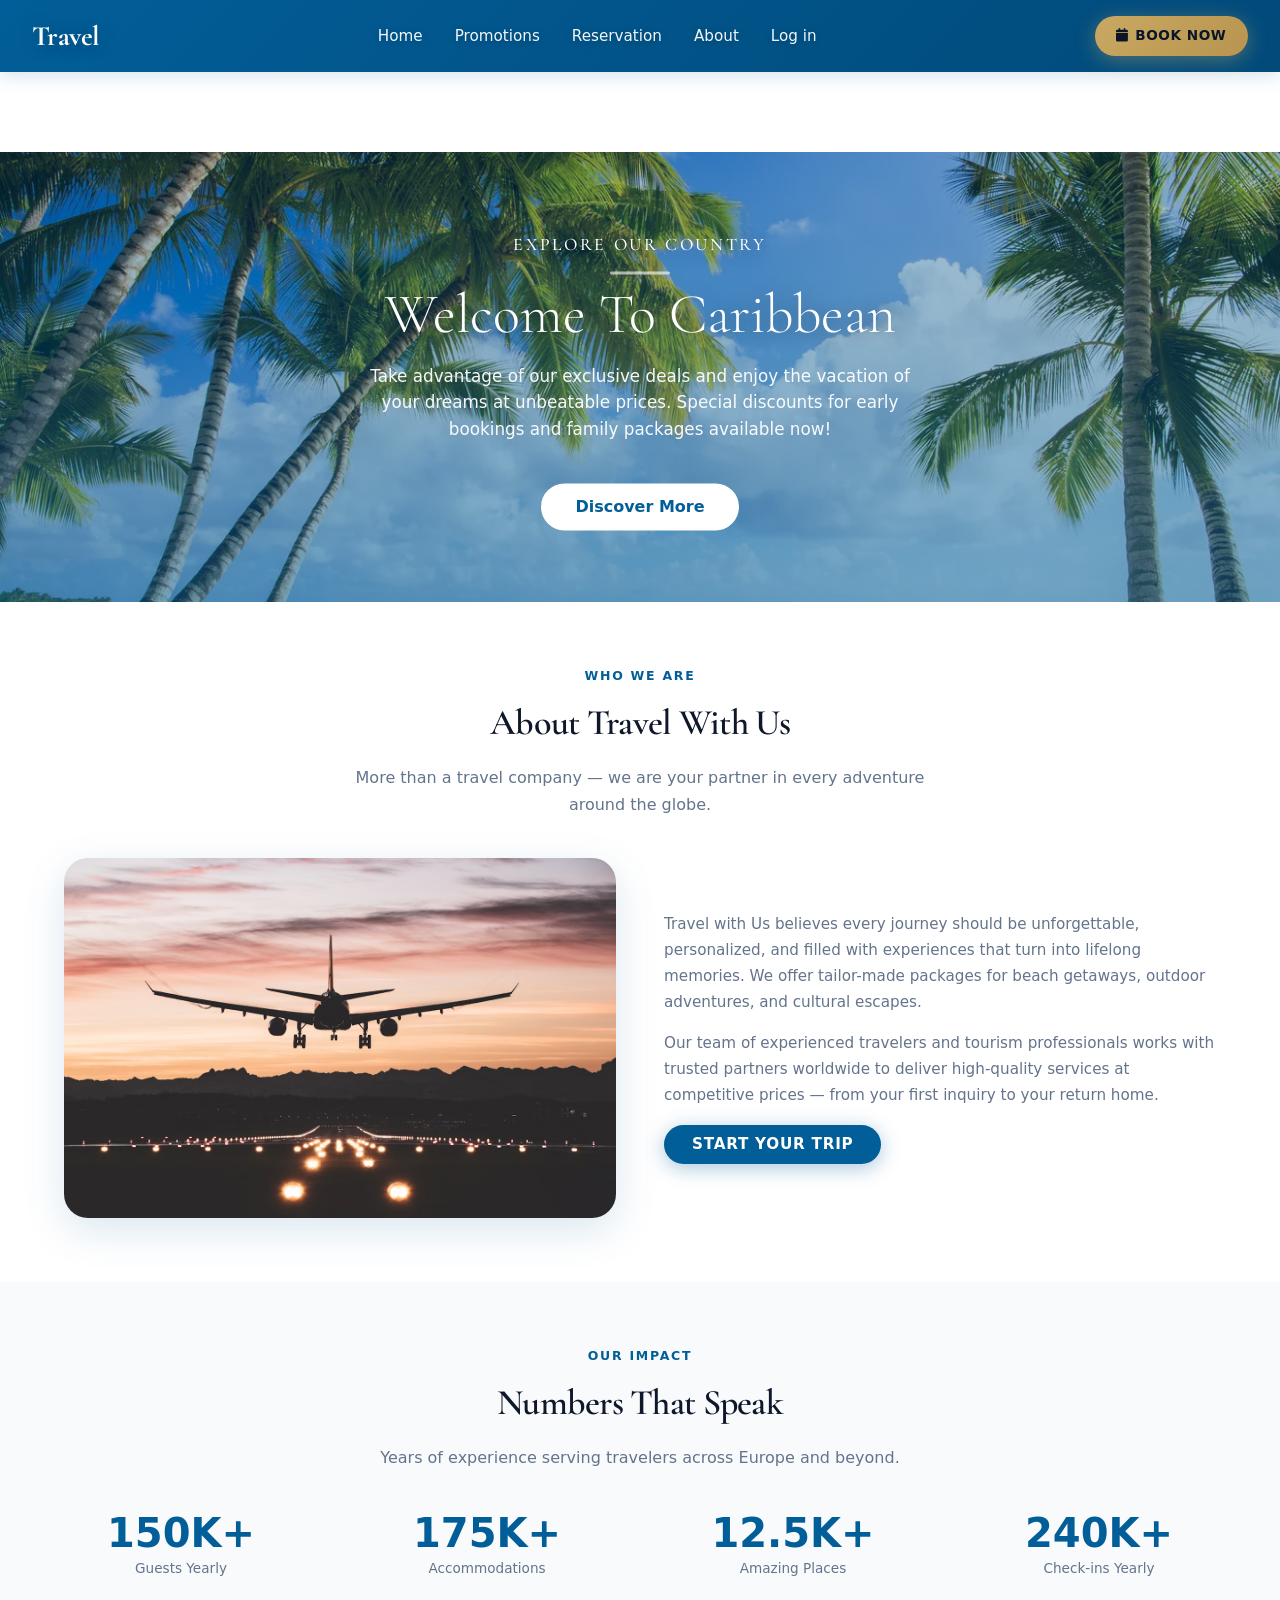
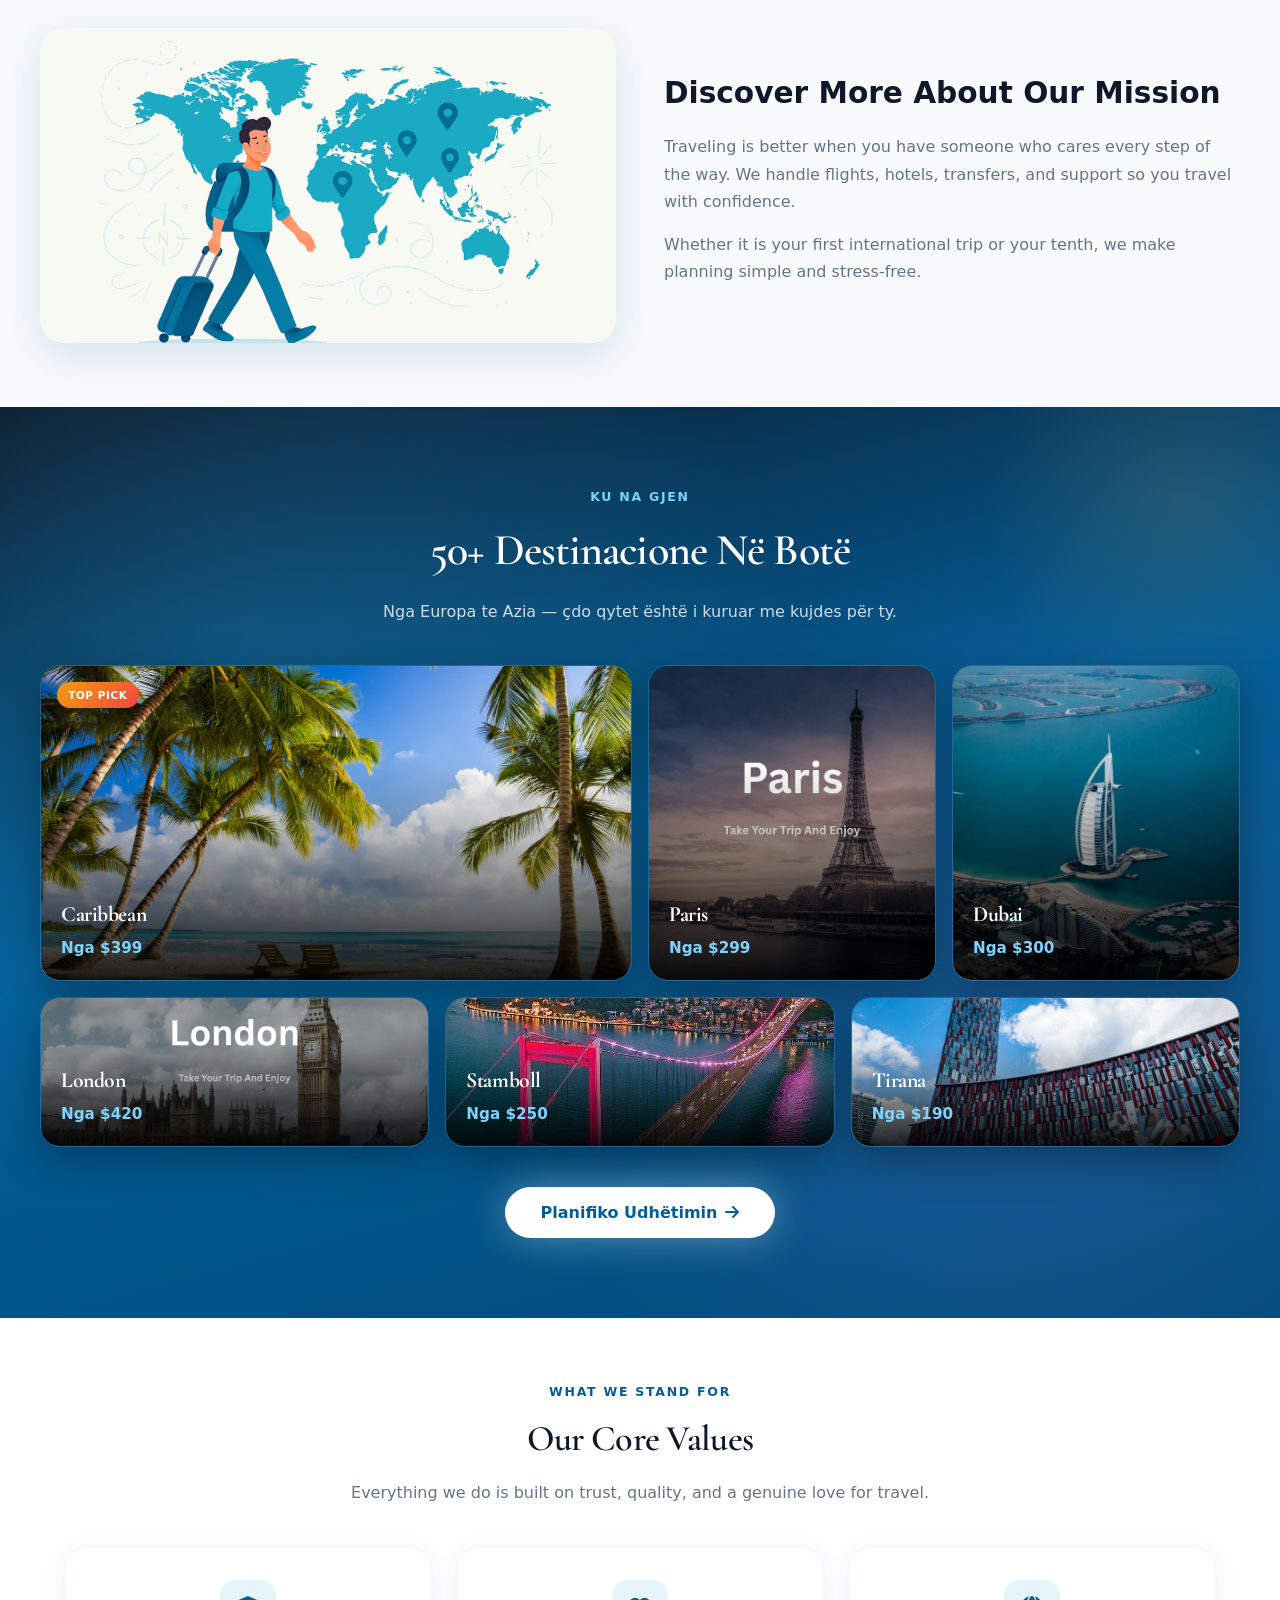
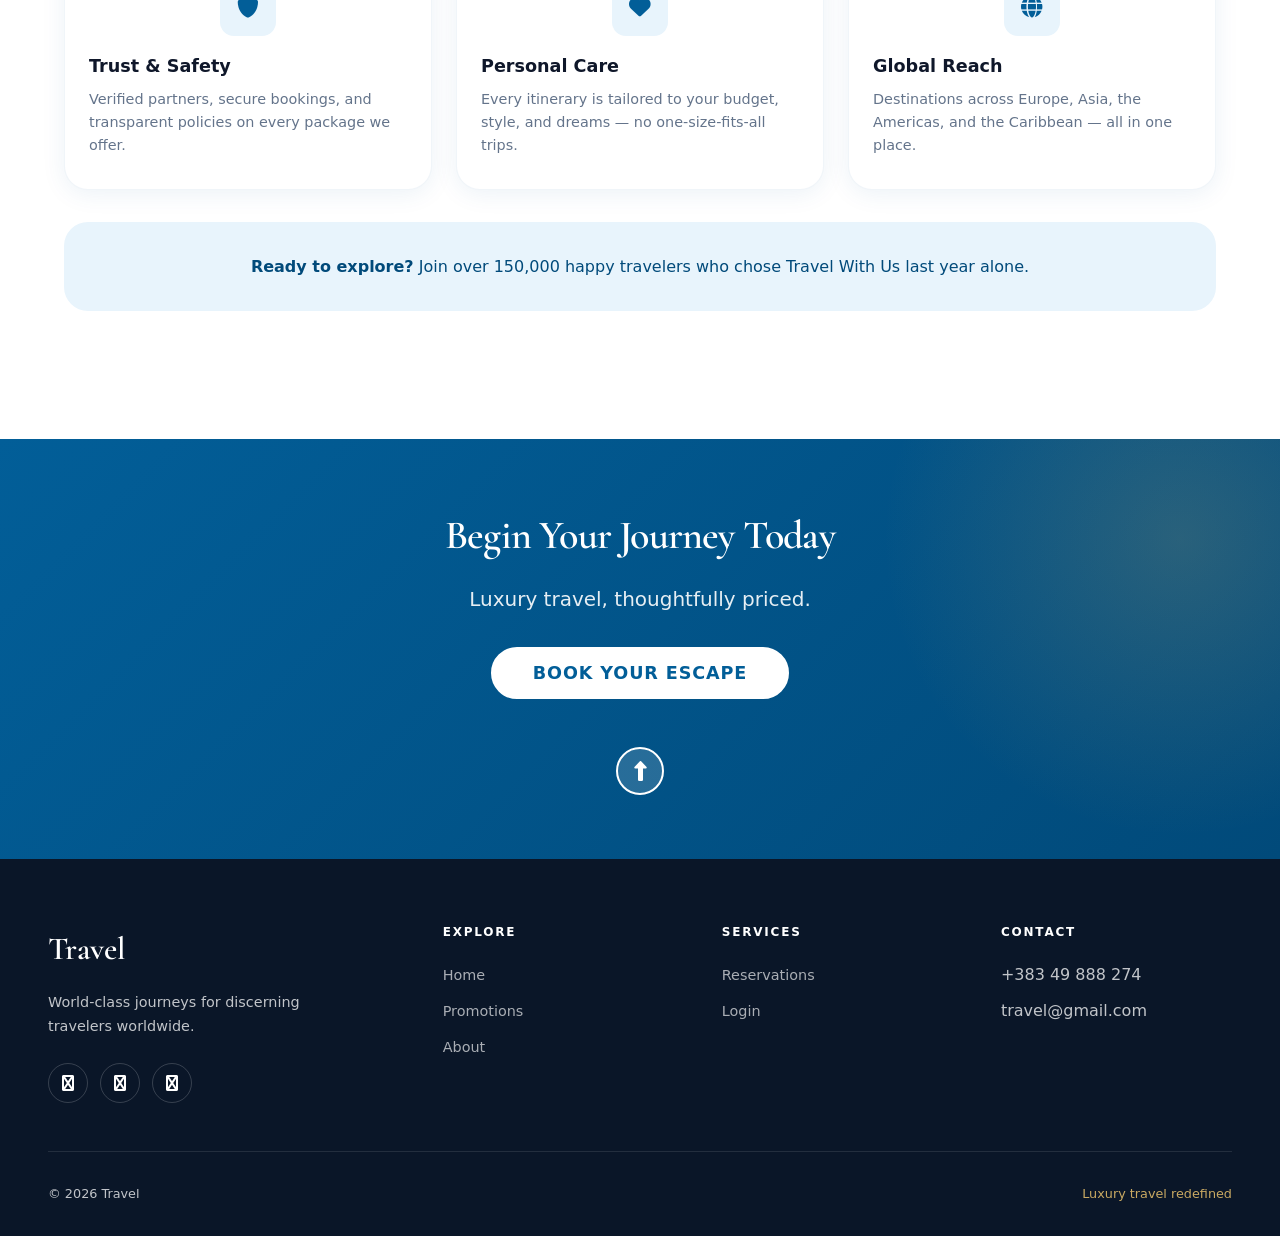
<file: about.html>
<!DOCTYPE html>
<html lang="sq">

<head>
    <meta charset="UTF-8">
    <meta name="viewport" content="width=device-width, initial-scale=1">
    <title>About Us — Travel</title>
    <link rel="stylesheet" href="https://cdnjs.cloudflare.com/ajax/libs/font-awesome/6.7.1/css/all.min.css" crossorigin="anonymous" referrerpolicy="no-referrer" />
    <link rel="stylesheet" href="style.css">
</head>

<body class="page-inner">
    <header class="header">
        <a href="index.html" class="logo">Travel</a>
        <button class="menu-toggle" onclick="toggleMenu()" aria-label="Menu"><i class="fa fa-bars"></i></button>
        <nav>
            <div class="nav-close"><button onclick="toggleMenu()">✕</button></div>
            <ul>
                <li><a href="index.html">Home</a></li>
                <li><a href="promotions.html">Promotions</a></li>
                <li><a href="reservation.html">Reservation</a></li>
                <li><a href="about.html">About</a></li>
                <li><a href="login.html">Log in</a></li>
            </ul>
        </nav>
        <a href="reservation.html" class="header__cta"><i class="fa fa-calendar"></i> Book Now</a>
    </header>

    <!-- Section 1: Hero -->
    <section class="caribean page-hero-luxury" id="one">
        <img class="image" src="image/caribean.webp" alt="Caribbean">
        <div class="shkrim">
            <h1 class="explore">Explore Our Country</h1>
            <h2 class="welcome">Welcome To Caribbean</h2>
            <p class="lorem">Take advantage of our exclusive deals and enjoy the vacation of your dreams at unbeatable prices. Special discounts for early bookings and family packages available now!</p>
            <a href="#story"><button class="buton1">Discover More</button></a>
        </div>
    </section>

    <!-- Section 2: Our Story -->
    <section class="section-block" id="story">
        <div class="section-head">
            <span class="eyebrow">Who We Are</span>
            <h2>About Travel With Us</h2>
            <p>More than a travel company — we are your partner in every adventure around the globe.</p>
        </div>
        <div class="about-story-grid">
            <img src="image/abouti.avif" alt="About Travel With Us">
            <div>
                <p class="p2">Travel with Us believes every journey should be unforgettable, personalized, and filled with experiences that turn into lifelong memories. We offer tailor-made packages for beach getaways, outdoor adventures, and cultural escapes.</p>
                <p class="p3">Our team of experienced travelers and tourism professionals works with trusted partners worldwide to deliver high-quality services at competitive prices — from your first inquiry to your return home.</p>
                <a href="reservation.html"><button class="btn-primary">Start Your Trip</button></a>
            </div>
        </div>
    </section>

    <!-- Section 3: Stats & Impact -->
    <section class="section-block--alt" id="stats">
        <div class="section-block__inner">
            <div class="section-head">
                <span class="eyebrow">Our Impact</span>
                <h2>Numbers That Speak</h2>
                <p>Years of experience serving travelers across Europe and beyond.</p>
            </div>
            <div class="stats-row">
                <div class="stat-item"><strong>150K+</strong><span>Guests Yearly</span></div>
                <div class="stat-item"><strong>175K+</strong><span>Accommodations</span></div>
                <div class="stat-item"><strong>12.5K+</strong><span>Amazing Places</span></div>
                <div class="stat-item"><strong>240K+</strong><span>Check-ins Yearly</span></div>
            </div>
            <div class="split-row" style="margin-top: 3rem;">
                <div class="split-row__img"><img src="image/manbag.jpeg" alt="Explore the world"></div>
                <div class="split-row__text">
                    <h2>Discover More About Our Mission</h2>
                    <p>Traveling is better when you have someone who cares every step of the way. We handle flights, hotels, transfers, and support so you travel with confidence.</p>
                    <p>Whether it is your first international trip or your tenth, we make planning simple and stress-free.</p>
                </div>
            </div>
        </div>
    </section>

    <!-- Destinations Grid -->
    <section class="cities-showcase" id="destinations">
        <div class="section-head">
            <span class="eyebrow">Ku Na Gjen</span>
            <h2>50+ Destinacione Në Botë</h2>
            <p>Nga Europa te Azia — çdo qytet është i kuruar me kujdes për ty.</p>
        </div>
        <div class="cities-bento">
            <a href="reservation.html" class="city-tile city-tile--hero">
                <img src="image/caribean.webp" alt="Caribbean">
                <span class="city-tile__tag city-tile__tag--hot">Top Pick</span>
                <div class="city-tile__overlay">
                    <h3>Caribbean</h3>
                    <p class="price-from">Nga $399</p>
                    <p class="city-desc">Plazhe tropikale dhe qiell i kaltër pa fund.</p>
                </div>
            </a>
            <a href="reservation.html" class="city-tile city-tile--tall">
                <img src="image/Paris.png" alt="Paris">
                <div class="city-tile__overlay"><h3>Paris</h3><p class="price-from">Nga $299</p></div>
            </a>
            <a href="reservation.html" class="city-tile city-tile--tall">
                <img src="image/travel to dubail.webp" alt="Dubai">
                <div class="city-tile__overlay"><h3>Dubai</h3><p class="price-from">Nga $300</p></div>
            </a>
            <a href="reservation.html" class="city-tile city-tile--wide">
                <img src="image/London.png" alt="London">
                <div class="city-tile__overlay"><h3>London</h3><p class="price-from">Nga $420</p></div>
            </a>
            <a href="reservation.html" class="city-tile city-tile--wide">
                <img src="image/instabull.jpg" alt="Stamboll">
                <div class="city-tile__overlay"><h3>Stamboll</h3><p class="price-from">Nga $250</p></div>
            </a>
            <a href="reservation.html" class="city-tile city-tile--wide">
                <img src="image/airalbania.jpeg" alt="Tirana">
                <div class="city-tile__overlay"><h3>Tirana</h3><p class="price-from">Nga $190</p></div>
            </a>
        </div>
        <div class="cities-showcase__cta">
            <a href="reservation.html"><button class="btn-glow">Planifiko Udhëtimin <i class="fa fa-arrow-right"></i></button></a>
        </div>
    </section>

    <!-- Section 4: Our Values -->
    <section class="section-block" id="values">
        <div class="section-head">
            <span class="eyebrow">What We Stand For</span>
            <h2>Our Core Values</h2>
            <p>Everything we do is built on trust, quality, and a genuine love for travel.</p>
        </div>
        <div class="features-grid values-grid">
            <div class="feature-card">
                <div class="feature-card__icon"><i class="fa fa-shield"></i></div>
                <h3>Trust & Safety</h3>
                <p>Verified partners, secure bookings, and transparent policies on every package we offer.</p>
            </div>
            <div class="feature-card">
                <div class="feature-card__icon"><i class="fa fa-heart"></i></div>
                <h3>Personal Care</h3>
                <p>Every itinerary is tailored to your budget, style, and dreams — no one-size-fits-all trips.</p>
            </div>
            <div class="feature-card">
                <div class="feature-card__icon"><i class="fa fa-globe"></i></div>
                <h3>Global Reach</h3>
                <p>Destinations across Europe, Asia, the Americas, and the Caribbean — all in one place.</p>
            </div>
        </div>
        <div class="team-note">
            <p><strong>Ready to explore?</strong> Join over 150,000 happy travelers who chose Travel With Us last year alone.</p>
        </div>
    </section>

    <!-- Section 5: CTA -->
    <section class="conponent reveal">
        <h1 class="you">Begin Your Journey Today</h1>
        <p class="ti">Luxury travel, thoughtfully priced.</p>
        <a href="reservation.html"><button class="buton">Book Your Escape</button></a>
        <a href="#one"><button class="ii"><i class="fa-solid fa-up-long"></i></button></a>
    </section>

    <footer class="site-footer">
        <div class="site-footer__grid">
            <div class="site-footer__brand">
                <span class="logo-text">Travel</span>
                <p>World-class journeys for discerning travelers worldwide.</p>
                <div class="site-footer__social">
                    <a href="#"><i class="fa fa-instagram"></i></a>
                    <a href="#"><i class="fa fa-facebook"></i></a>
                    <a href="#"><i class="fa fa-twitter"></i></a>
                </div>
            </div>
            <div><h4>Explore</h4><ul><li><a href="index.html">Home</a></li><li><a href="promotions.html">Promotions</a></li><li><a href="about.html">About</a></li></ul></div>
            <div><h4>Services</h4><ul><li><a href="reservation.html">Reservations</a></li><li><a href="login.html">Login</a></li></ul></div>
            <div><h4>Contact</h4><ul><li>+383 49 888 274</li><li>travel@gmail.com</li></ul></div>
        </div>
        <div class="site-footer__bottom"><span>© 2026 Travel</span><span class="gold">Luxury travel redefined</span></div>
    </footer>
    <script src="js/main.js"></script>
</body>

</html>
</file>
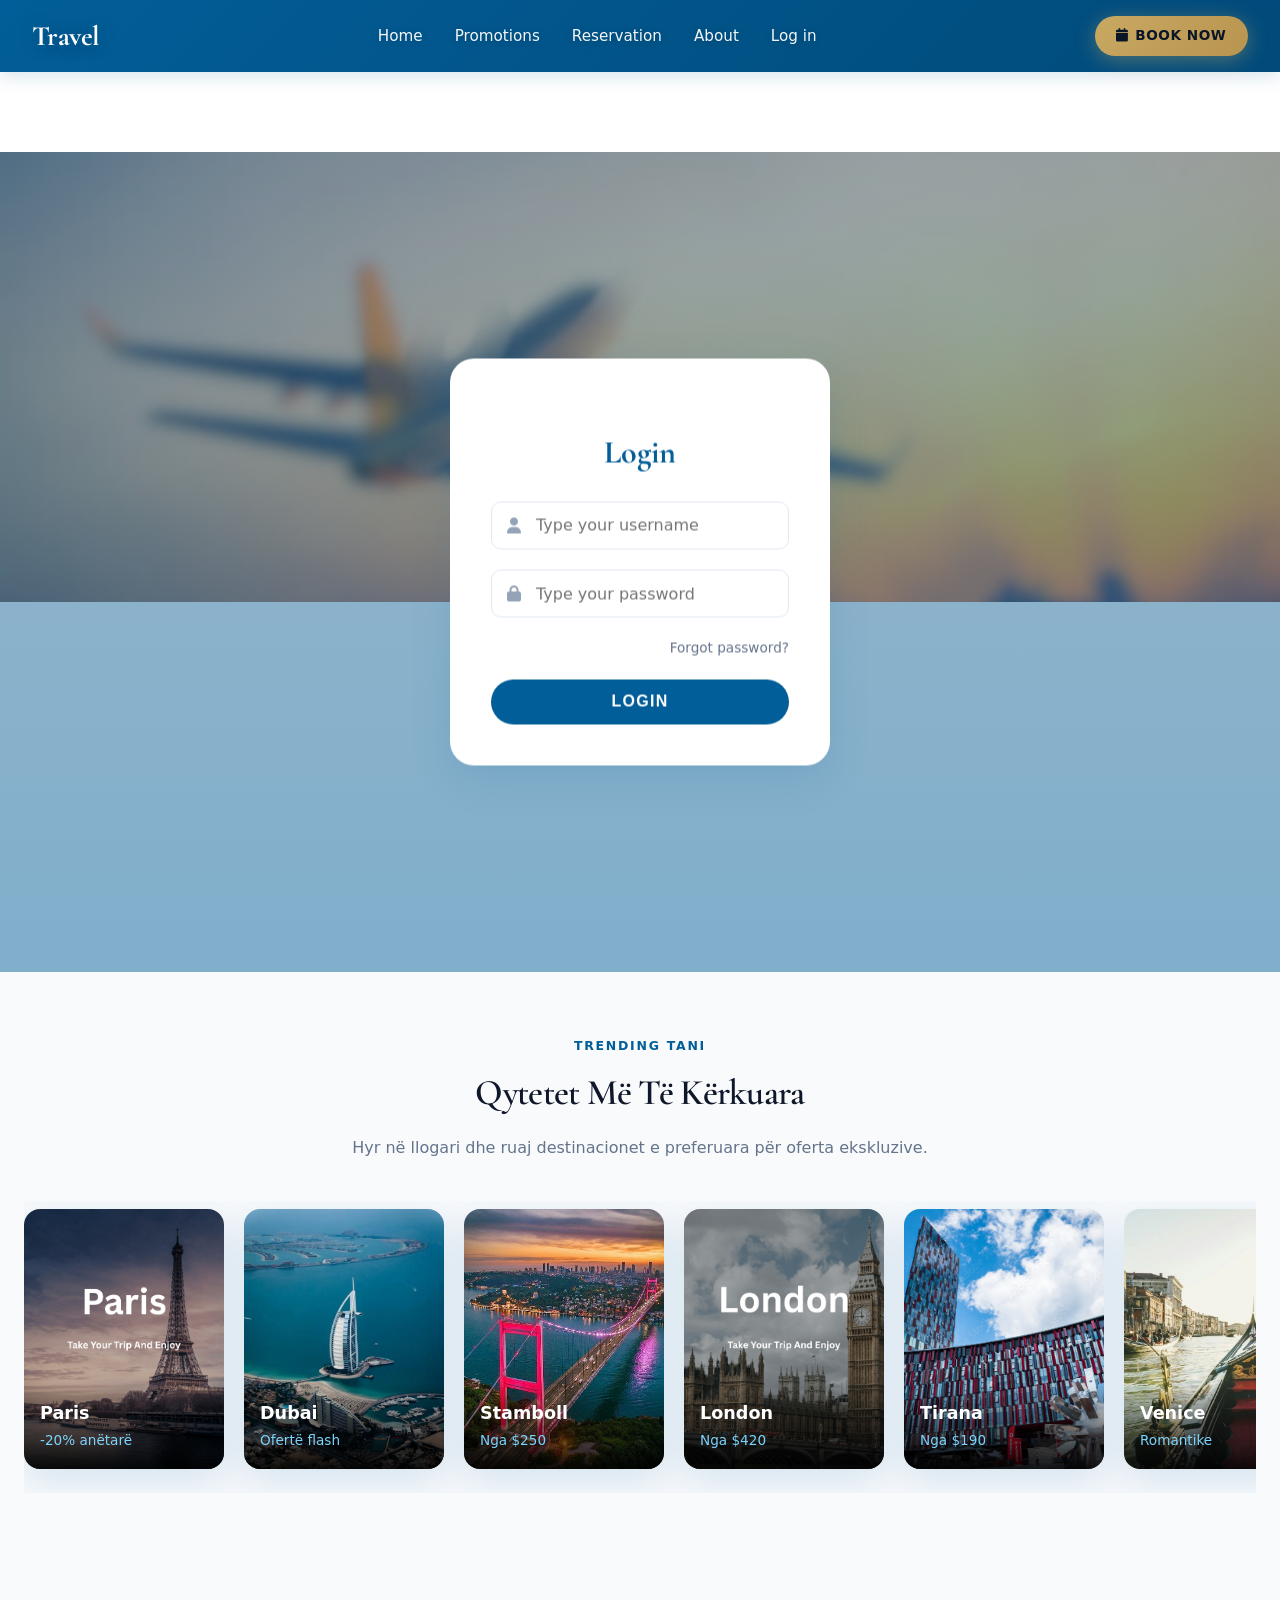
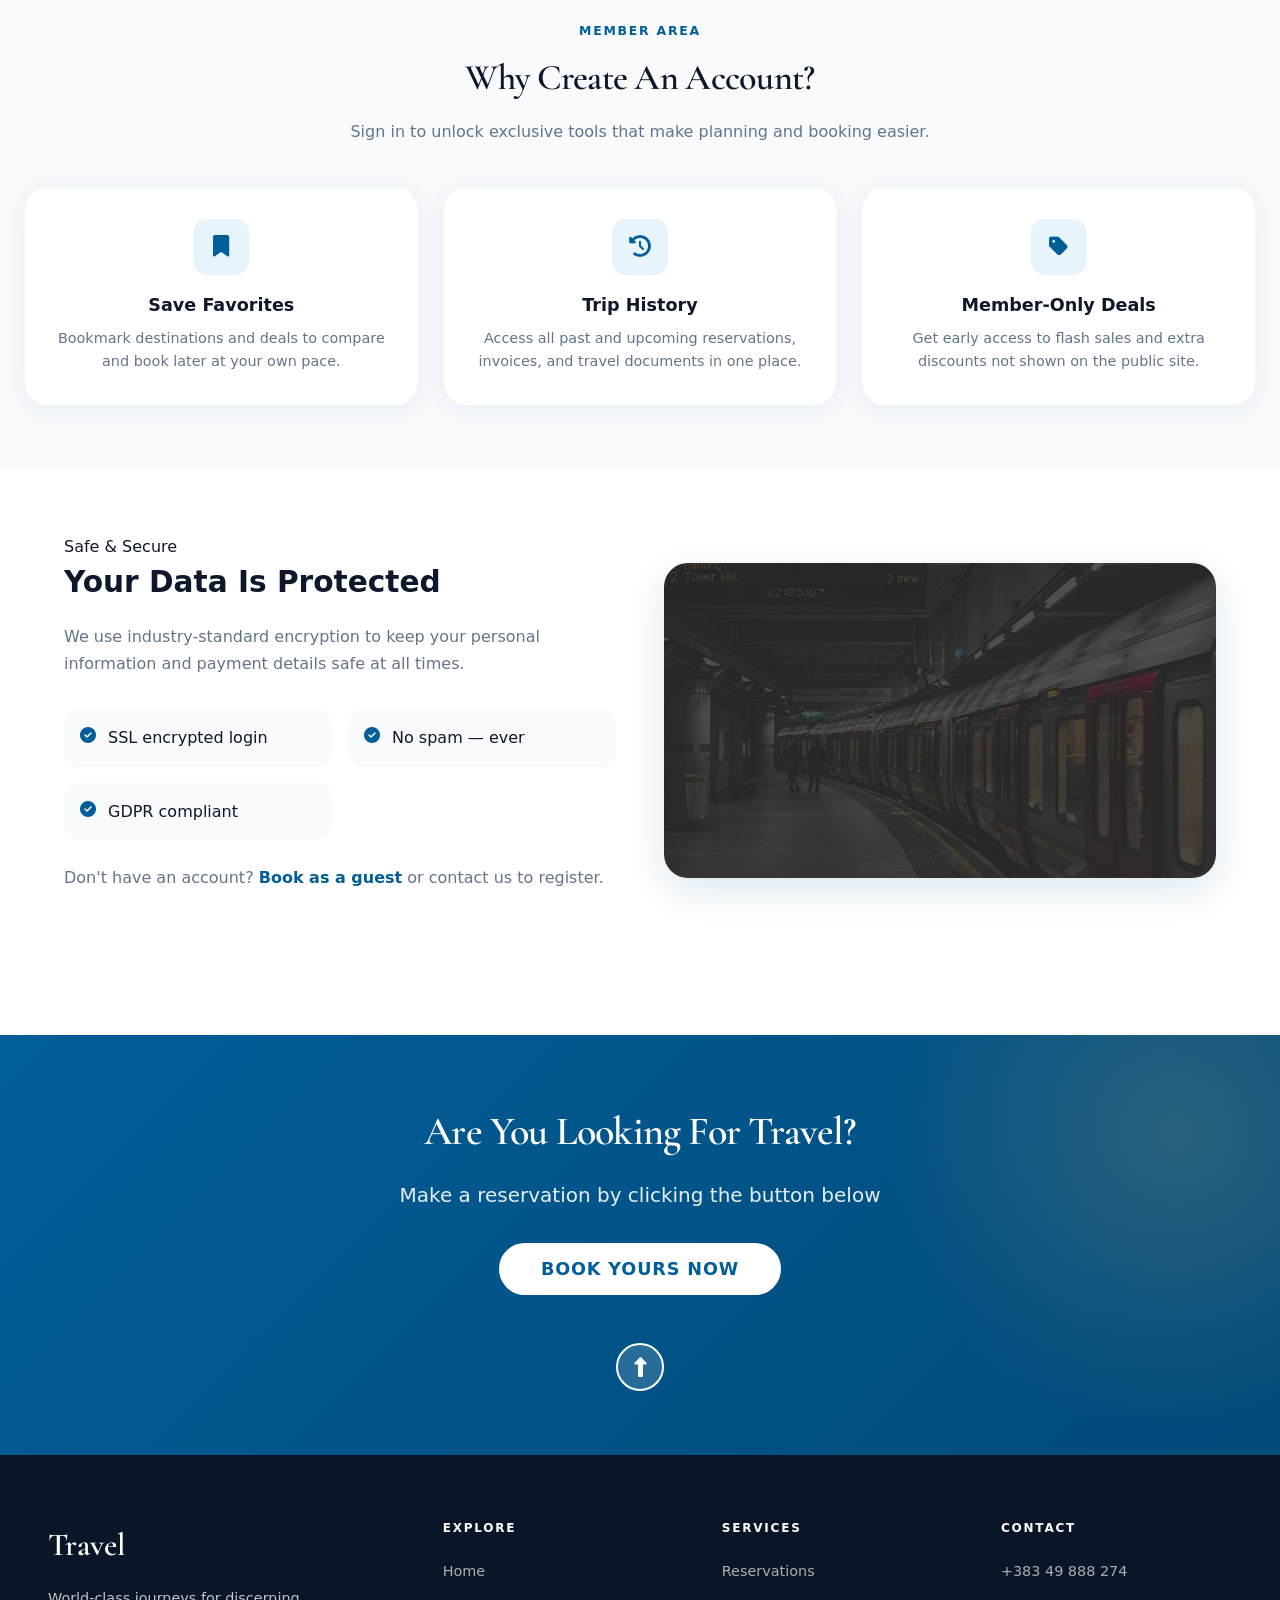
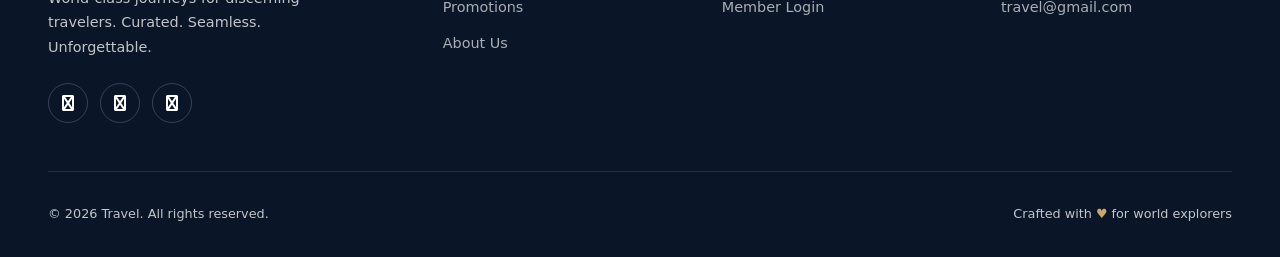
<file: login.html>
<!DOCTYPE html>
<html lang="sq">

<head>
    <meta charset="UTF-8">
    <meta name="viewport" content="width=device-width, initial-scale=1">
    <title>Log In — Travel</title>
    <link rel="stylesheet" href="https://cdnjs.cloudflare.com/ajax/libs/font-awesome/6.7.1/css/all.min.css" crossorigin="anonymous" referrerpolicy="no-referrer" />
    <link rel="stylesheet" href="style.css">
</head>

<body class="page-inner">
    <header class="header">
        <a href="index.html" class="logo">Travel</a>
        <button class="menu-toggle" onclick="toggleMenu()" aria-label="Menu"><i class="fa fa-bars"></i></button>
        <nav>
            <div class="nav-close"><button onclick="toggleMenu()">✕</button></div>
            <ul>
                <li><a href="index.html">Home</a></li>
                <li><a href="promotions.html">Promotions</a></li>
                <li><a href="reservation.html">Reservation</a></li>
                <li><a href="about.html">About</a></li>
                <li><a href="login.html">Log in</a></li>
            </ul>
        </nav>
        <a href="reservation.html" class="header__cta"><i class="fa fa-calendar"></i> Book Now</a>
    </header>

    <!-- Section 1: Login Hero -->
    <section class="logiii" id="one">
        <img class="foto" src="image/besi.png" alt="Login">
        <div class="login-container">
            <h2>Login</h2>
            <div class="input-group">
                <i class="fa fa-user"></i>
                <input type="text" placeholder="Type your username">
            </div>
            <div class="input-group">
                <i class="fa fa-lock"></i>
                <input type="password" placeholder="Type your password">
            </div>
            <a href="#" class="forgot-password">Forgot password?</a>
            <button class="login-btn">LOGIN</button>
        </div>
    </section>

    <!-- Trending Cities -->
    <section class="section-block section-block--alt" id="trending">
        <div class="section-head">
            <span class="eyebrow">Trending Tani</span>
            <h2>Qytetet Më Të Kërkuara</h2>
            <p>Hyr në llogari dhe ruaj destinacionet e preferuara për oferta ekskluzive.</p>
        </div>
        <div class="cities-scroll">
            <a href="reservation.html" class="city-pill">
                <img src="image/Paris.png" alt="Paris">
                <div class="city-pill__info"><strong>Paris</strong><em>-20% anëtarë</em></div>
            </a>
            <a href="reservation.html" class="city-pill">
                <img src="image/travel to dubail.webp" alt="Dubai">
                <div class="city-pill__info"><strong>Dubai</strong><em>Ofertë flash</em></div>
            </a>
            <a href="reservation.html" class="city-pill">
                <img src="image/instabull.jpg" alt="Stamboll">
                <div class="city-pill__info"><strong>Stamboll</strong><em>Nga $250</em></div>
            </a>
            <a href="reservation.html" class="city-pill">
                <img src="image/London.png" alt="London">
                <div class="city-pill__info"><strong>London</strong><em>Nga $420</em></div>
            </a>
            <a href="reservation.html" class="city-pill">
                <img src="image/airalbania.jpeg" alt="Tirana">
                <div class="city-pill__info"><strong>Tirana</strong><em>Nga $190</em></div>
            </a>
            <a href="reservation.html" class="city-pill">
                <img src="image/travel 3.webp" alt="Venice">
                <div class="city-pill__info"><strong>Venice</strong><em>Romantike</em></div>
            </a>
        </div>
    </section>

    <!-- Section 2: Account Benefits -->
    <section class="section-block section-block--alt" id="benefits">
        <div class="section-head">
            <span class="eyebrow">Member Area</span>
            <h2>Why Create An Account?</h2>
            <p>Sign in to unlock exclusive tools that make planning and booking easier.</p>
        </div>
        <div class="features-grid">
            <div class="feature-card">
                <div class="feature-card__icon"><i class="fa fa-bookmark"></i></div>
                <h3>Save Favorites</h3>
                <p>Bookmark destinations and deals to compare and book later at your own pace.</p>
            </div>
            <div class="feature-card">
                <div class="feature-card__icon"><i class="fa fa-history"></i></div>
                <h3>Trip History</h3>
                <p>Access all past and upcoming reservations, invoices, and travel documents in one place.</p>
            </div>
            <div class="feature-card">
                <div class="feature-card__icon"><i class="fa fa-tag"></i></div>
                <h3>Member-Only Deals</h3>
                <p>Get early access to flash sales and extra discounts not shown on the public site.</p>
            </div>
        </div>
    </section>

    <!-- Section 3: Security & Trust -->
    <section class="section-block" id="security">
        <div class="split-row">
            <div class="split-row__text">
                <span class="eyebrow">Safe & Secure</span>
                <h2>Your Data Is Protected</h2>
                <p>We use industry-standard encryption to keep your personal information and payment details safe at all times.</p>
                <div class="login-benefits">
                    <div class="login-benefit"><i class="fa fa-check-circle"></i><span>SSL encrypted login</span></div>
                    <div class="login-benefit"><i class="fa fa-check-circle"></i><span>No spam — ever</span></div>
                    <div class="login-benefit"><i class="fa fa-check-circle"></i><span>GDPR compliant</span></div>
                </div>
                <p style="margin-top:1.5rem;">Don't have an account? <a href="reservation.html" style="color:var(--blue);font-weight:600;">Book as a guest</a> or contact us to register.</p>
            </div>
            <div class="split-row__img">
                <img src="image/train.jpg" alt="Secure travel">
            </div>
        </div>
    </section>

    <!-- Section 4: CTA -->
    <section class="conponent">
        <h1 class="you">Are You Looking For Travel?</h1>
        <p class="ti">Make a reservation by clicking the button below</p>
        <a href="reservation.html"><button class="buton">Book Yours Now</button></a>
        <a href="#one"><button class="ii"><i class="fa-solid fa-up-long"></i></button></a>
    </section>

    <footer class="site-footer">
        <div class="site-footer__grid">
            <div class="site-footer__brand">
                <span class="logo-text">Travel</span>
                <p>World-class journeys for discerning travelers. Curated. Seamless. Unforgettable.</p>
                <div class="site-footer__social">
                    <a href="#"><i class="fa fa-instagram"></i></a>
                    <a href="#"><i class="fa fa-facebook"></i></a>
                    <a href="#"><i class="fa fa-twitter"></i></a>
                </div>
            </div>
            <div><h4>Explore</h4><ul><li><a href="index.html">Home</a></li><li><a href="promotions.html">Promotions</a></li><li><a href="about.html">About Us</a></li></ul></div>
            <div><h4>Services</h4><ul><li><a href="reservation.html">Reservations</a></li><li><a href="login.html">Member Login</a></li></ul></div>
            <div><h4>Contact</h4><ul><li><a href="tel:+38349888274">+383 49 888 274</a></li><li><a href="mailto:travel@gmail.com">travel@gmail.com</a></li></ul></div>
        </div>
        <div class="site-footer__bottom"><span>© 2026 Travel. All rights reserved.</span><span>Crafted with <span class="gold">♥</span> for world explorers</span></div>
    </footer>
    <script src="js/main.js"></script>
</body>

</html>
</file>
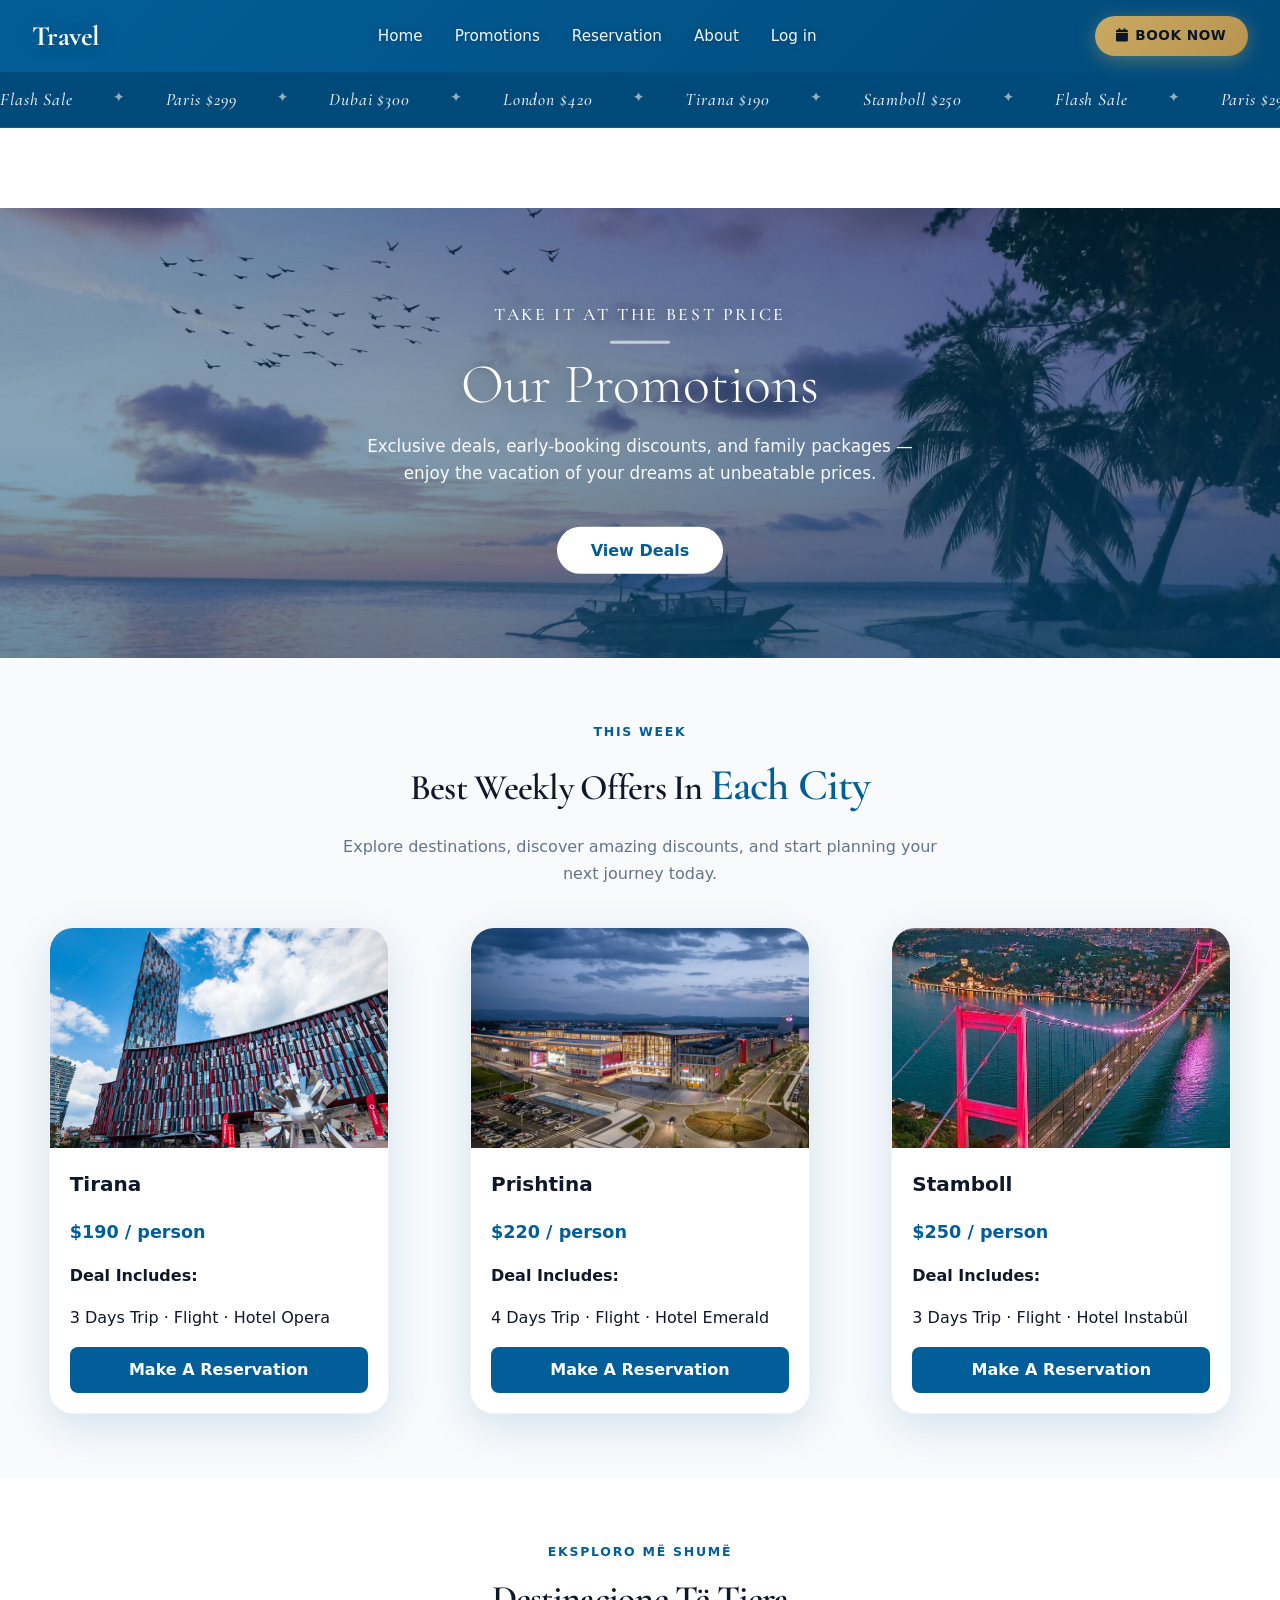
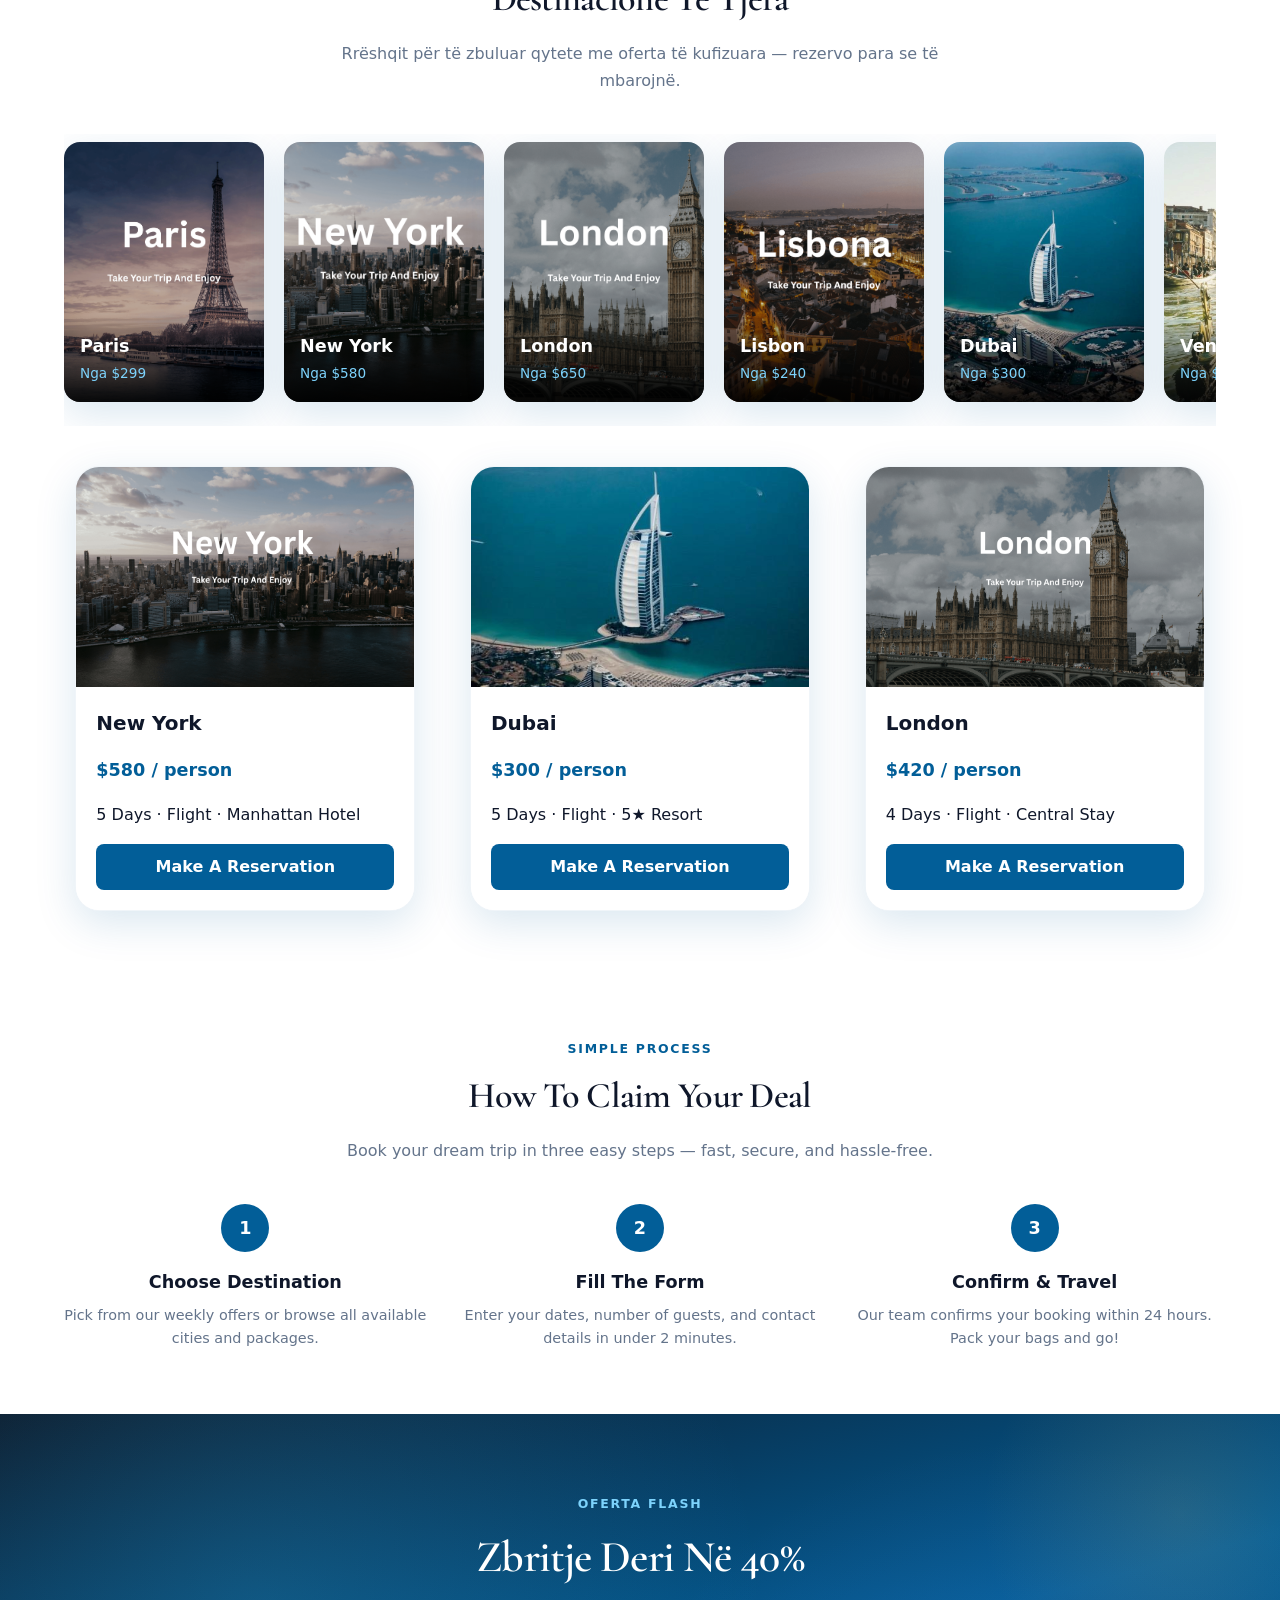
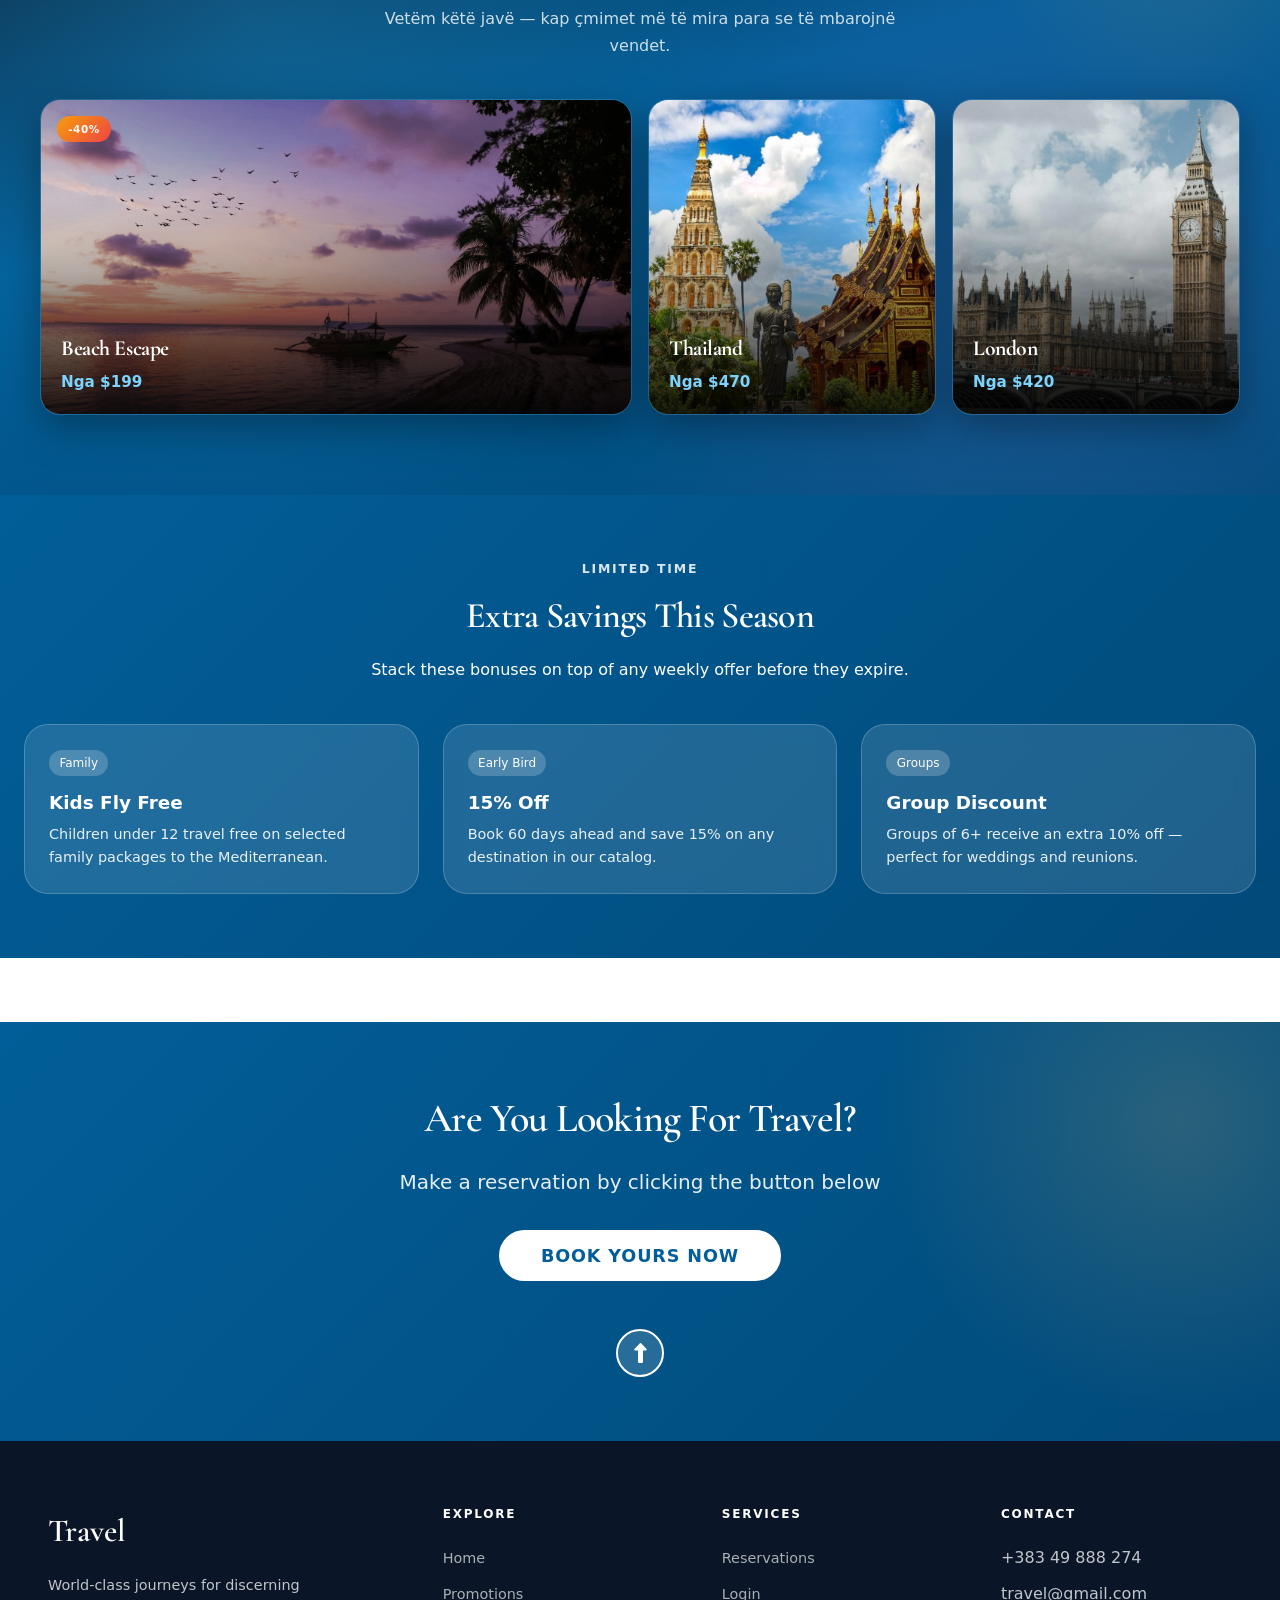
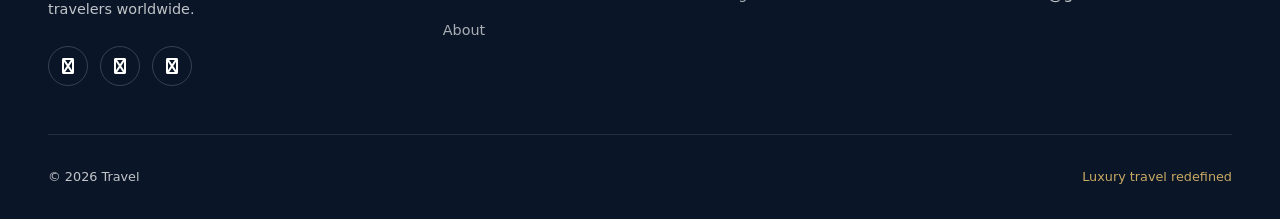
<file: promotions.html>
<!DOCTYPE html>
<html lang="sq">

<head>
    <meta charset="UTF-8">
    <meta name="viewport" content="width=device-width, initial-scale=1">
    <title>Promotions — Travel</title>
    <link rel="stylesheet" href="https://cdnjs.cloudflare.com/ajax/libs/font-awesome/6.7.1/css/all.min.css" crossorigin="anonymous" referrerpolicy="no-referrer" />
    <link rel="stylesheet" href="style.css">
</head>

<body class="page-inner">
    <header class="header">
        <a href="index.html" class="logo">Travel</a>
        <button class="menu-toggle" onclick="toggleMenu()" aria-label="Menu"><i class="fa fa-bars"></i></button>
        <nav>
            <div class="nav-close"><button onclick="toggleMenu()">✕</button></div>
            <ul>
                <li><a href="index.html">Home</a></li>
                <li><a href="promotions.html">Promotions</a></li>
                <li><a href="reservation.html">Reservation</a></li>
                <li><a href="about.html">About</a></li>
                <li><a href="login.html">Log in</a></li>
            </ul>
        </nav>
        <a href="reservation.html" class="header__cta"><i class="fa fa-calendar"></i> Book Now</a>
    </header>

    <div class="cities-marquee" aria-hidden="true">
        <div class="cities-marquee__track">
            <span>Flash Sale</span><span class="dot">✦</span><span>Paris $299</span><span class="dot">✦</span><span>Dubai $300</span><span class="dot">✦</span><span>London $420</span><span class="dot">✦</span><span>Tirana $190</span><span class="dot">✦</span><span>Stamboll $250</span><span class="dot">✦</span>
            <span>Flash Sale</span><span class="dot">✦</span><span>Paris $299</span><span class="dot">✦</span><span>Dubai $300</span><span class="dot">✦</span><span>London $420</span><span class="dot">✦</span><span>Tirana $190</span><span class="dot">✦</span><span>Stamboll $250</span><span class="dot">✦</span>
        </div>
    </div>

    <!-- Section 1: Hero -->
    <section class="caribean page-hero-luxury" id="one">
        <img class="image" src="image/whats.png" alt="Promotions">
        <div class="shkrim">
            <h1 class="explore">Take It At The Best Price</h1>
            <h2 class="cari">Our Promotions</h2>
            <p class="lorem">Exclusive deals, early-booking discounts, and family packages — enjoy the vacation of your dreams at unbeatable prices.</p>
            <a href="#deals"><button class="buton1">View Deals</button></a>
        </div>
    </section>

    <!-- Section 2: Deal Cards -->
    <section class="section-block section-block--alt" id="deals">
        <div class="section-head">
            <span class="eyebrow">This Week</span>
            <h2>Best Weekly Offers In <span class="h2">Each City</span></h2>
            <p class="ttre">Explore destinations, discover amazing discounts, and start planning your next journey today.</p>
        </div>
        <div class="card-container">
            <div class="card">
                <img src="image/airalbania.jpeg" alt="Tirana">
                <div class="card-content">
                    <h3>Tirana</h3>
                    <p class="price">$190 / person</p>
                    <p><strong>Deal Includes:</strong></p>
                    <p>3 Days Trip · Flight · Hotel Opera</p>
                    <a href="reservation.html" class="reservation-button">Make A Reservation</a>
                </div>
            </div>
            <div class="card">
                <img src="image/Prishtina-Mall-1-1920.jpg" alt="Prishtina">
                <div class="card-content">
                    <h3>Prishtina</h3>
                    <p class="price">$220 / person</p>
                    <p><strong>Deal Includes:</strong></p>
                    <p>4 Days Trip · Flight · Hotel Emerald</p>
                    <a href="reservation.html" class="reservation-button">Make A Reservation</a>
                </div>
            </div>
            <div class="card">
                <img src="image/instabull.jpg" alt="Stamboll">
                <div class="card-content">
                    <h3>Stamboll</h3>
                    <p class="price">$250 / person</p>
                    <p><strong>Deal Includes:</strong></p>
                    <p>3 Days Trip · Flight · Hotel Instabül</p>
                    <a href="reservation.html" class="reservation-button">Make A Reservation</a>
                </div>
            </div>
        </div>
    </section>

    <!-- More Cities -->
    <section class="section-block" id="more-cities">
        <div class="section-head">
            <span class="eyebrow">Eksploro Më Shumë</span>
            <h2>Destinacione Të Tjera</h2>
            <p>Rrëshqit për të zbuluar qytete me oferta të kufizuara — rezervo para se të mbarojnë.</p>
        </div>
        <div class="cities-scroll">
            <a href="reservation.html" class="city-pill">
                <img src="image/Paris.png" alt="Paris">
                <div class="city-pill__info"><strong>Paris</strong><em>Nga $299</em></div>
            </a>
            <a href="reservation.html" class="city-pill">
                <img src="image/New York.png" alt="New York">
                <div class="city-pill__info"><strong>New York</strong><em>Nga $580</em></div>
            </a>
            <a href="reservation.html" class="city-pill">
                <img src="image/London.png" alt="London">
                <div class="city-pill__info"><strong>London</strong><em>Nga $650</em></div>
            </a>
            <a href="reservation.html" class="city-pill">
                <img src="image/Lisbona-2.png" alt="Lisbon">
                <div class="city-pill__info"><strong>Lisbon</strong><em>Nga $240</em></div>
            </a>
            <a href="reservation.html" class="city-pill">
                <img src="image/travel to dubail.webp" alt="Dubai">
                <div class="city-pill__info"><strong>Dubai</strong><em>Nga $300</em></div>
            </a>
            <a href="reservation.html" class="city-pill">
                <img src="image/travel 3.webp" alt="Venice">
                <div class="city-pill__info"><strong>Venice</strong><em>Nga $220</em></div>
            </a>
        </div>
        <div class="card-container" style="margin-top: 2.5rem;">
            <div class="card">
                <img src="image/New York.png" alt="New York">
                <div class="card-content">
                    <h3>New York</h3>
                    <p class="price">$580 / person</p>
                    <p>5 Days · Flight · Manhattan Hotel</p>
                    <a href="reservation.html" class="reservation-button">Make A Reservation</a>
                </div>
            </div>
            <div class="card">
                <img src="image/travel to dubail.webp" alt="Dubai">
                <div class="card-content">
                    <h3>Dubai</h3>
                    <p class="price">$300 / person</p>
                    <p>5 Days · Flight · 5★ Resort</p>
                    <a href="reservation.html" class="reservation-button">Make A Reservation</a>
                </div>
            </div>
            <div class="card">
                <img src="image/London.png" alt="London">
                <div class="card-content">
                    <h3>London</h3>
                    <p class="price">$420 / person</p>
                    <p>4 Days · Flight · Central Stay</p>
                    <a href="reservation.html" class="reservation-button">Make A Reservation</a>
                </div>
            </div>
        </div>
    </section>

    <!-- Section 3: How It Works -->
    <section class="section-block" id="how">
        <div class="section-head">
            <span class="eyebrow">Simple Process</span>
            <h2>How To Claim Your Deal</h2>
            <p>Book your dream trip in three easy steps — fast, secure, and hassle-free.</p>
        </div>
        <div class="steps-grid">
            <div class="step-card">
                <div class="step-card__num">1</div>
                <h3>Choose Destination</h3>
                <p>Pick from our weekly offers or browse all available cities and packages.</p>
            </div>
            <div class="step-card">
                <div class="step-card__num">2</div>
                <h3>Fill The Form</h3>
                <p>Enter your dates, number of guests, and contact details in under 2 minutes.</p>
            </div>
            <div class="step-card">
                <div class="step-card__num">3</div>
                <h3>Confirm & Travel</h3>
                <p>Our team confirms your booking within 24 hours. Pack your bags and go!</p>
            </div>
        </div>
    </section>

    <!-- Flash Deals Bento -->
    <section class="cities-showcase" id="flash">
        <div class="section-head">
            <span class="eyebrow">Oferta Flash</span>
            <h2>Zbritje Deri Në 40%</h2>
            <p>Vetëm këtë javë — kap çmimet më të mira para se të mbarojnë vendet.</p>
        </div>
        <div class="cities-bento">
            <a href="reservation.html" class="city-tile city-tile--hero">
                <img src="image/whats.png" alt="Beach deal">
                <span class="city-tile__tag city-tile__tag--hot">-40%</span>
                <div class="city-tile__overlay">
                    <h3>Beach Escape</h3>
                    <p class="price-from">Nga $199</p>
                    <p class="city-desc">Plazh, diell dhe relaks total.</p>
                </div>
            </a>
            <a href="reservation.html" class="city-tile city-tile--tall">
                <img src="image/travel to shangi.webp" alt="Thailand">
                <div class="city-tile__overlay"><h3>Thailand</h3><p class="price-from">Nga $470</p></div>
            </a>
            <a href="reservation.html" class="city-tile city-tile--tall">
                <img src="image/travel to venecia.webp" alt="London">
                <div class="city-tile__overlay"><h3>London</h3><p class="price-from">Nga $420</p></div>
            </a>
        </div>
    </section>

    <!-- Section 4: Seasonal Bonuses -->
    <section class="section-block--dark" id="bonuses">
        <div class="section-block__inner">
            <div class="section-head">
                <span class="eyebrow">Limited Time</span>
                <h2>Extra Savings This Season</h2>
                <p>Stack these bonuses on top of any weekly offer before they expire.</p>
            </div>
            <div class="deals-banner">
                <div class="deal-mini">
                    <span class="tag">Family</span>
                    <h3>Kids Fly Free</h3>
                    <p>Children under 12 travel free on selected family packages to the Mediterranean.</p>
                </div>
                <div class="deal-mini">
                    <span class="tag">Early Bird</span>
                    <h3>15% Off</h3>
                    <p>Book 60 days ahead and save 15% on any destination in our catalog.</p>
                </div>
                <div class="deal-mini">
                    <span class="tag">Groups</span>
                    <h3>Group Discount</h3>
                    <p>Groups of 6+ receive an extra 10% off — perfect for weddings and reunions.</p>
                </div>
            </div>
        </div>
    </section>

    <!-- Section 5: CTA -->
    <section class="conponent reveal">
        <h1 class="you">Are You Looking For Travel?</h1>
        <p class="ti">Make a reservation by clicking the button below</p>
        <a href="reservation.html"><button class="buton">Book Yours Now</button></a>
        <a href="#one"><button class="ii"><i class="fa-solid fa-up-long"></i></button></a>
    </section>

    <footer class="site-footer">
        <div class="site-footer__grid">
            <div class="site-footer__brand">
                <span class="logo-text">Travel</span>
                <p>World-class journeys for discerning travelers worldwide.</p>
                <div class="site-footer__social">
                    <a href="#"><i class="fa fa-instagram"></i></a>
                    <a href="#"><i class="fa fa-facebook"></i></a>
                    <a href="#"><i class="fa fa-twitter"></i></a>
                </div>
            </div>
            <div><h4>Explore</h4><ul><li><a href="index.html">Home</a></li><li><a href="promotions.html">Promotions</a></li><li><a href="about.html">About</a></li></ul></div>
            <div><h4>Services</h4><ul><li><a href="reservation.html">Reservations</a></li><li><a href="login.html">Login</a></li></ul></div>
            <div><h4>Contact</h4><ul><li>+383 49 888 274</li><li>travel@gmail.com</li></ul></div>
        </div>
        <div class="site-footer__bottom"><span>© 2026 Travel</span><span class="gold">Luxury travel redefined</span></div>
    </footer>
    <script src="js/main.js"></script>
</body>

</html>
</file>
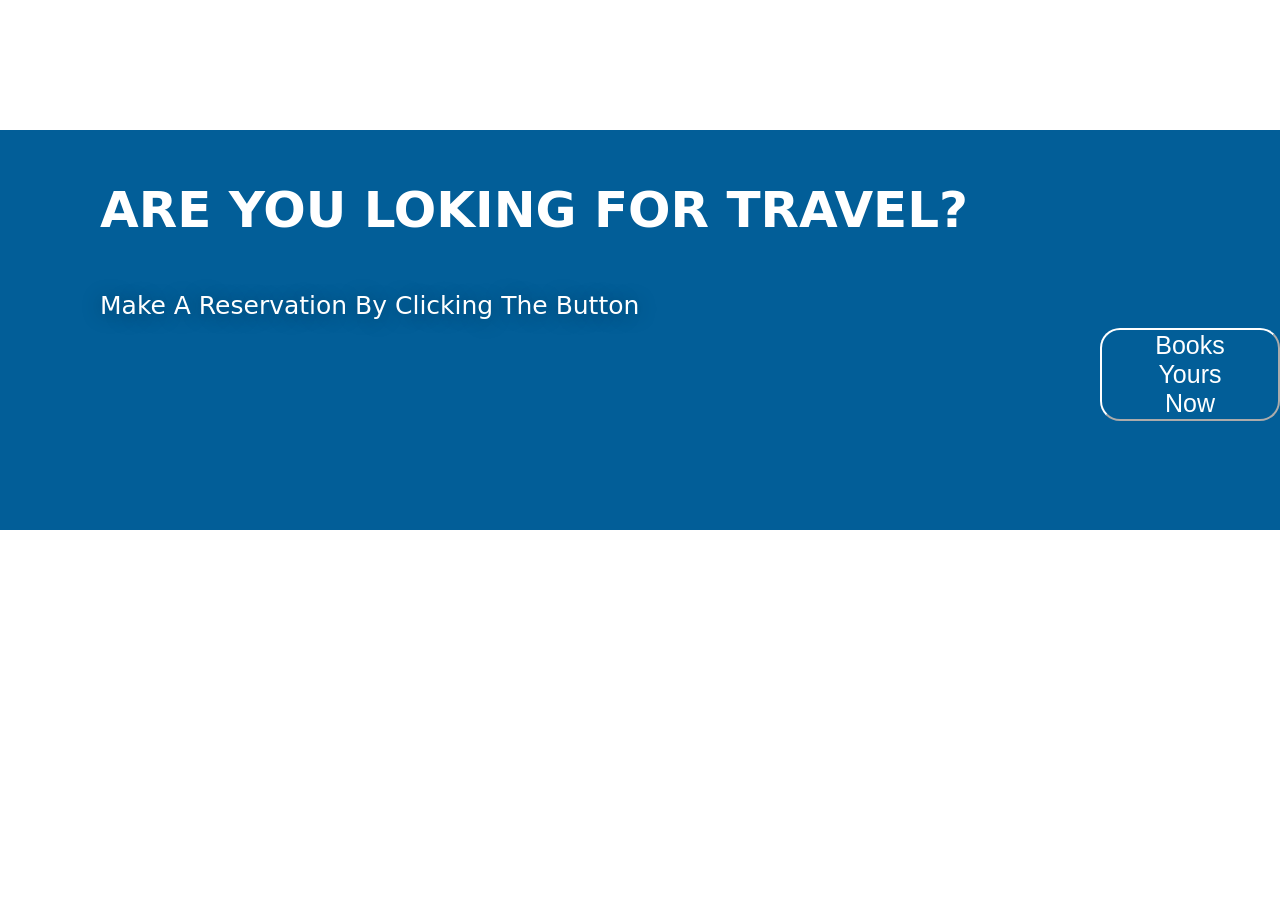
<file: provo.html>
<!DOCTYPE html>
<html lang="en">
<head>
    <link rel="stylesheet" href="style.css">
    <link rel="stylesheet" href="https://cdnjs.cloudflare.com/ajax/libs/font-awesome/4.7.0/css/font-awesome.css">
    <link rel="stylesheet" href="https://cdnjs.cloudflare.com/ajax/libs/font-awesome/6.7.1/css/all.min.css" integrity="sha512-5Hs3dF2AEPkpNAR7UiOHba+lRSJNeM2ECkwxUIxC1Q/FLycGTbNapWXB4tP889k5T5Ju8fs4b1P5z/iB4nMfSQ==" crossorigin="anonymous" referrerpolicy="no-referrer" />
    <meta charset="UTF-8">
    <meta name="viewport" content="width=device-width, initial-scale=1.0">
    <title>Document</title>
</head>
<body>
    <section class="section1">
        <div>
        <h1 class="areu">ARE YOU LOKING FOR TRAVEL? </h1>
        <h2 class="make">Make A Reservation By Clicking The Button </div>    </h2>
        <div>
        <button class="boks">Books Yours Now</button>
    </div>
    
    <a href="#one">
    <button class="icon"><i class="fa-solid fa-up-long" style="color: #ffffff;"></i></i></button>
    </a>
    
    </section> 

    <style>
        .boks {
  margin-left: 1100px;
  font-size: 25px;
  border-radius: 20px;
  border-color: white;
  background-color: rgb(2, 94, 152);
  color: white;
  font-style: arial;
  padding-left: 40px;
  padding-right: 40px;
}
.icon{
  background-color: rgb(2, 94, 152);
  border-color: white;
  margin-left: 1300px;
  margin-top: 80px;
  font-size: 40px;
  width: 50px;
  height: 50px;
}

.icon:hover {
  border-color: rgb(2, 94, 152);
}
.make {
  color: white;
  font-size: 25px;
  padding-left: 100px;
}

.areu{
  color: white;
  padding-top: 40px;
  padding-left: 100px;
  font-style: arial;
  font-size: 50px;
}

.section1{
  background-color: rgb(2, 94, 152);
  height: 400px;
  margin-top: 130px;
}

    </style>
</body>
</html>
</file>
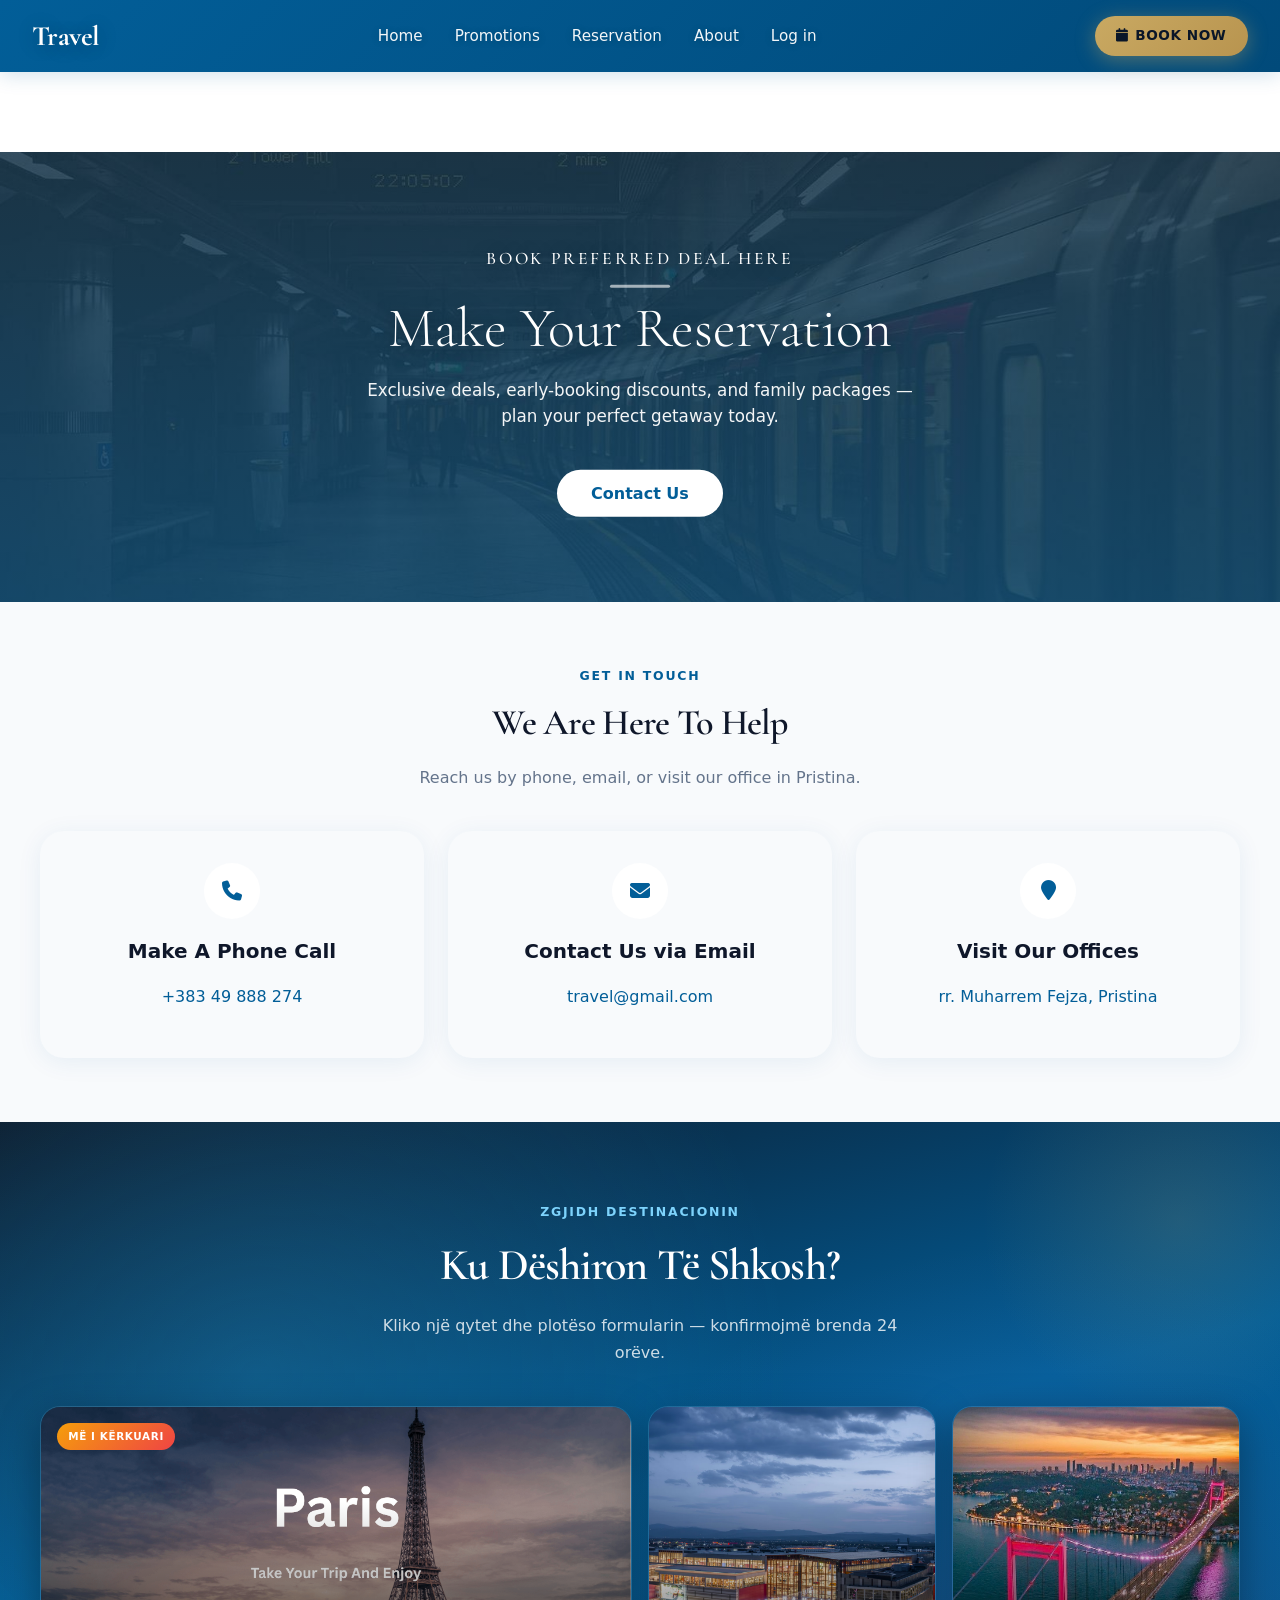
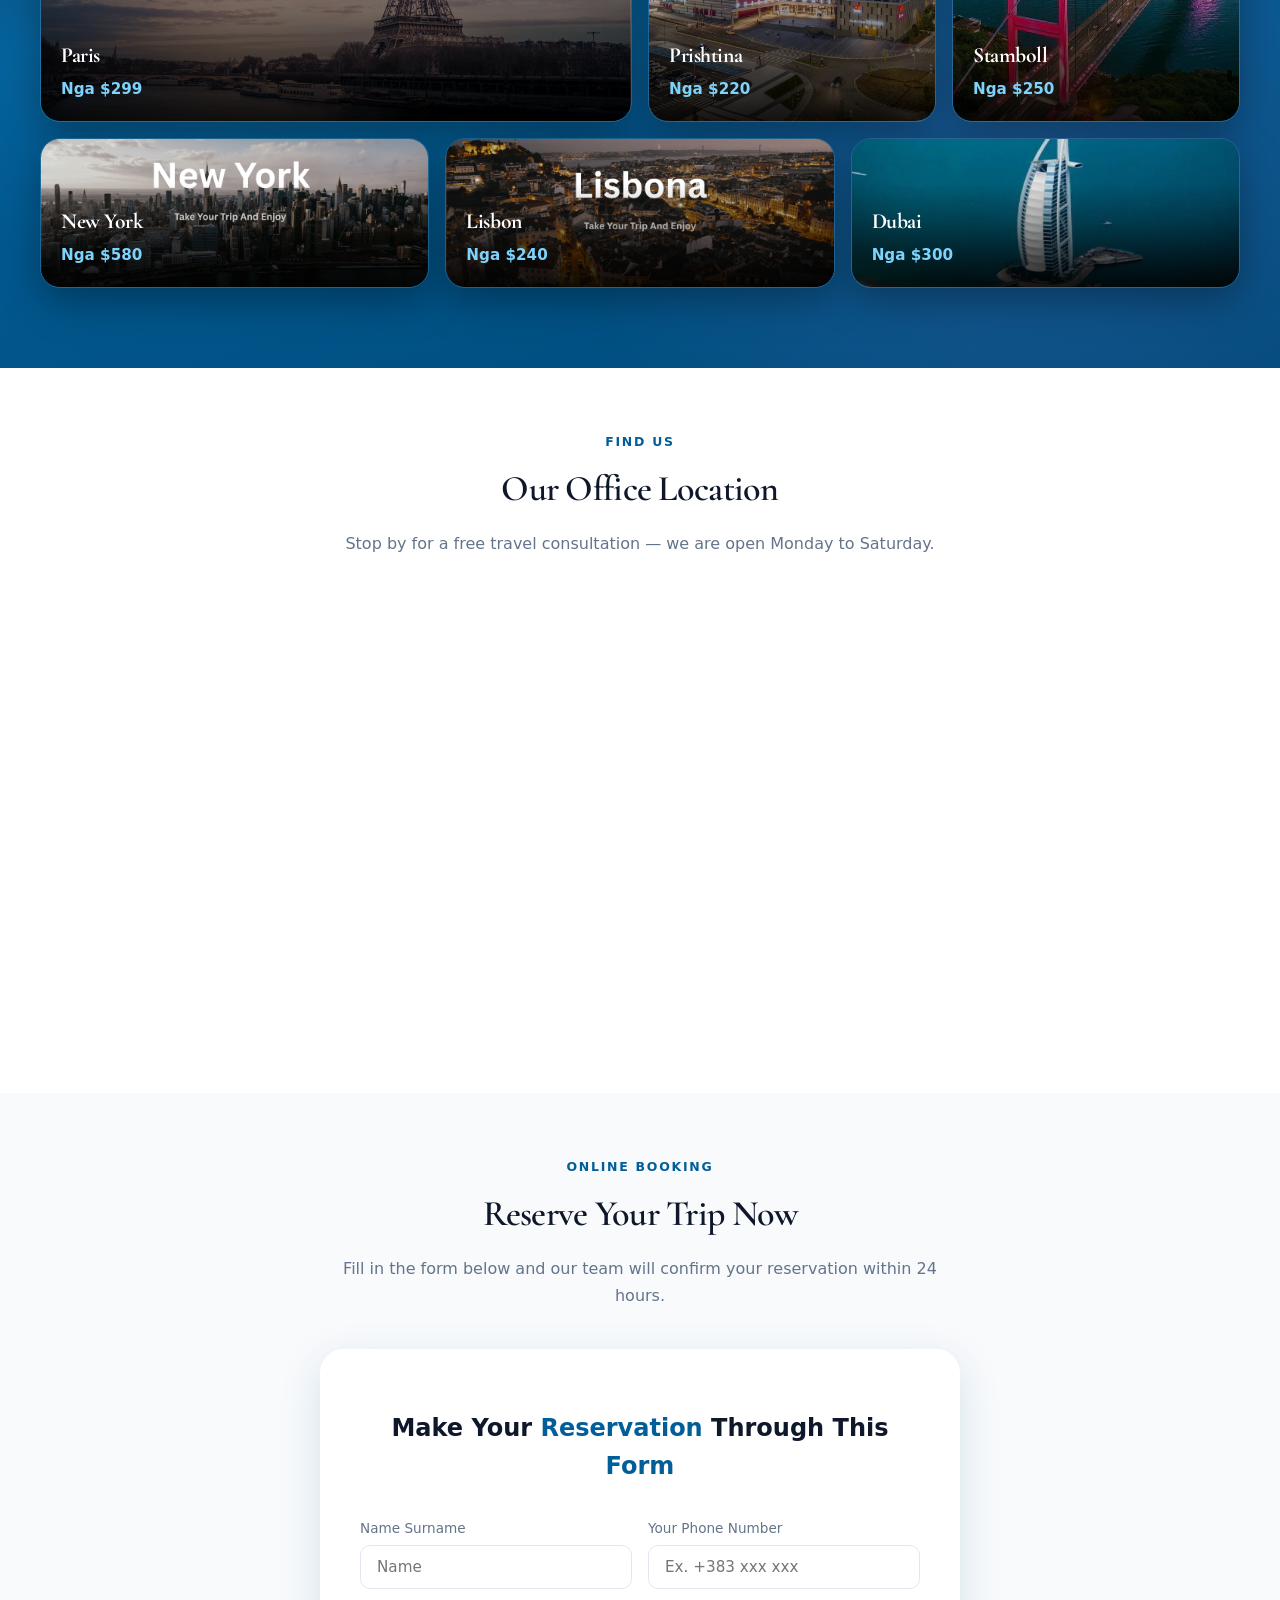
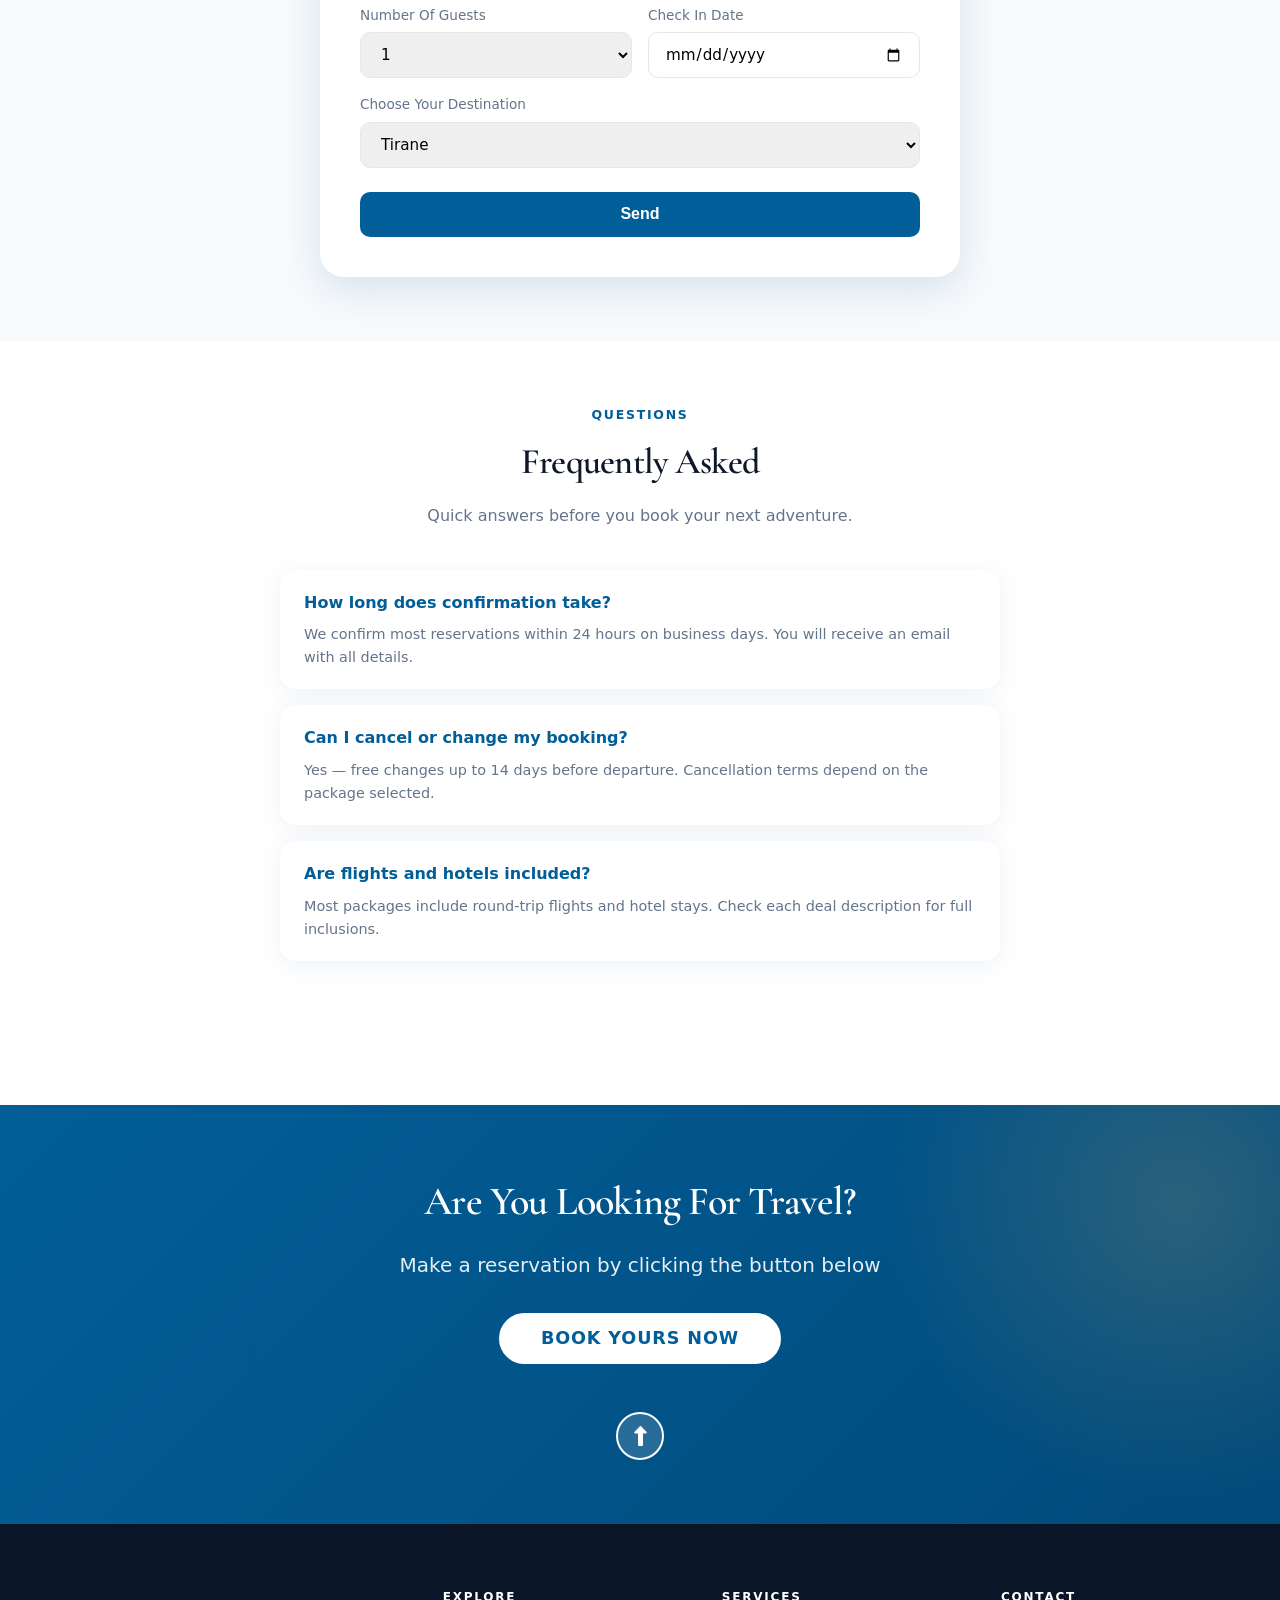
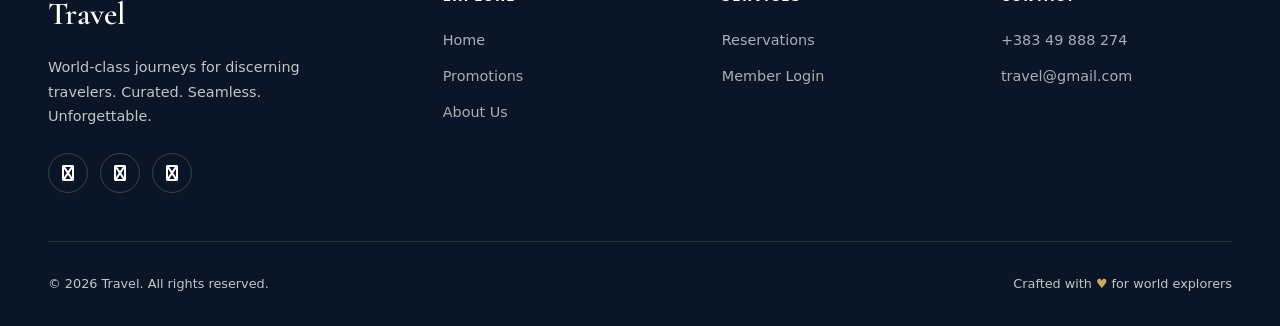
<file: reservation.html>
<!DOCTYPE html>
<html lang="sq">

<head>
    <meta charset="UTF-8">
    <meta name="viewport" content="width=device-width, initial-scale=1">
    <title>Reservation — Travel</title>
    <link rel="stylesheet" href="https://cdnjs.cloudflare.com/ajax/libs/font-awesome/6.7.1/css/all.min.css" crossorigin="anonymous" referrerpolicy="no-referrer" />
    <link rel="stylesheet" href="style.css">
</head>

<body class="page-inner">
    <header class="header">
        <a href="index.html" class="logo">Travel</a>
        <button class="menu-toggle" onclick="toggleMenu()" aria-label="Menu"><i class="fa fa-bars"></i></button>
        <nav>
            <div class="nav-close"><button onclick="toggleMenu()">✕</button></div>
            <ul>
                <li><a href="index.html">Home</a></li>
                <li><a href="promotions.html">Promotions</a></li>
                <li><a href="reservation.html">Reservation</a></li>
                <li><a href="about.html">About</a></li>
                <li><a href="login.html">Log in</a></li>
            </ul>
        </nav>
        <a href="reservation.html" class="header__cta"><i class="fa fa-calendar"></i> Book Now</a>
    </header>

    <!-- Section 1: Hero -->
    <section class="caribean page-hero-luxury" id="one">
        <img class="image" src="image/train.jpg" alt="Reservation">
        <div class="shkrim">
            <h1 class="explore">Book Preferred Deal Here</h1>
            <h2 class="make">Make Your Reservation</h2>
            <p class="lorem">Exclusive deals, early-booking discounts, and family packages — plan your perfect getaway today.</p>
            <a href="#contact"><button class="buton1">Contact Us</button></a>
        </div>
    </section>

    <!-- Section 2: Contact -->
    <section class="section-block section-block--alt" id="contact">
        <div class="section-head">
            <span class="eyebrow">Get In Touch</span>
            <h2>We Are Here To Help</h2>
            <p>Reach us by phone, email, or visit our office in Pristina.</p>
        </div>
        <div class="conponent1">
            <div class="cpm1">
                <div class="cpmm1"><div class="logo"><i class="fa fa-phone"></i></div></div>
                <h2 class="heja">Make A Phone Call</h2>
                <p class="treja">+383 49 888 274</p>
            </div>
            <div class="cpm3">
                <div class="cpmm2"><div class="logo2"><i class="fa fa-envelope"></i></div></div>
                <h2 class="heja2">Contact Us via Email</h2>
                <p class="treja2">travel@gmail.com</p>
            </div>
            <div class="cpm4">
                <div class="cpmm4"><div class="logo4"><i class="fa fa-map-marker"></i></div></div>
                <h2 class="heja4">Visit Our Offices</h2>
                <p class="treja4">rr. Muharrem Fejza, Pristina</p>
            </div>
        </div>
    </section>

    <!-- Pick Your City -->
    <section class="cities-showcase" id="pick-city">
        <div class="section-head">
            <span class="eyebrow">Zgjidh Destinacionin</span>
            <h2>Ku Dëshiron Të Shkosh?</h2>
            <p>Kliko një qytet dhe plotëso formularin — konfirmojmë brenda 24 orëve.</p>
        </div>
        <div class="cities-bento">
            <a href="#form" class="city-tile city-tile--hero">
                <img src="image/Paris.png" alt="Paris">
                <span class="city-tile__tag city-tile__tag--hot">Më i kërkuari</span>
                <div class="city-tile__overlay"><h3>Paris</h3><p class="price-from">Nga $299</p></div>
            </a>
            <a href="#form" class="city-tile city-tile--tall">
                <img src="image/Prishtina-Mall-1-1920.jpg" alt="Prishtina">
                <div class="city-tile__overlay"><h3>Prishtina</h3><p class="price-from">Nga $220</p></div>
            </a>
            <a href="#form" class="city-tile city-tile--tall">
                <img src="image/instabull.jpg" alt="Stamboll">
                <div class="city-tile__overlay"><h3>Stamboll</h3><p class="price-from">Nga $250</p></div>
            </a>
            <a href="#form" class="city-tile city-tile--wide">
                <img src="image/New York.png" alt="New York">
                <div class="city-tile__overlay"><h3>New York</h3><p class="price-from">Nga $580</p></div>
            </a>
            <a href="#form" class="city-tile city-tile--wide">
                <img src="image/Lisbona-2.png" alt="Lisbon">
                <div class="city-tile__overlay"><h3>Lisbon</h3><p class="price-from">Nga $240</p></div>
            </a>
            <a href="#form" class="city-tile city-tile--wide">
                <img src="image/travel to dubail.webp" alt="Dubai">
                <div class="city-tile__overlay"><h3>Dubai</h3><p class="price-from">Nga $300</p></div>
            </a>
        </div>
    </section>

    <!-- Section 3: Map -->
    <section class="section-block" id="map-section">
        <div class="section-head">
            <span class="eyebrow">Find Us</span>
            <h2>Our Office Location</h2>
            <p>Stop by for a free travel consultation — we are open Monday to Saturday.</p>
        </div>
        <div class="map">
            <div class="mapouter">
                <div class="gmap_canvas">
                    <iframe class="gmap_iframe" frameborder="0" scrolling="no" title="Map"
                        src="https://maps.google.com/maps?width=100%25&amp;height=400&amp;hl=en&amp;q=prishtina,+muharrem+fejza&amp;t=&amp;z=14&amp;ie=UTF8&amp;iwloc=B&amp;output=embed"></iframe>
                </div>
            </div>
        </div>
    </section>

    <!-- Section 4: Booking Form -->
    <section class="section-block section-block--alt" id="form">
        <div class="section-head">
            <span class="eyebrow">Online Booking</span>
            <h2>Reserve Your Trip Now</h2>
            <p>Fill in the form below and our team will confirm your reservation within 24 hours.</p>
        </div>
        <div class="wrapper">
            <div class="container">
                <h2>Make Your <span>Reservation</span> Through This <span>Form</span></h2>
                <form>
                    <div class="row">
                        <div class="form-group">
                            <label>Name Surname</label>
                            <input type="text" placeholder="Name">
                        </div>
                        <div class="form-group">
                            <label>Your Phone Number</label>
                            <input type="tel" placeholder="Ex. +383 xxx xxx">
                        </div>
                    </div>
                    <div class="row">
                        <div class="form-group">
                            <label>Number Of Guests</label>
                            <select>
                                <option>1</option>
                                <option>2</option>
                                <option>3</option>
                                <option>4+</option>
                            </select>
                        </div>
                        <div class="form-group">
                            <label>Check In Date</label>
                            <input type="date">
                        </div>
                    </div>
                    <div class="form-group">
                        <label>Choose Your Destination</label>
                        <select>
                            <option>Tirane</option>
                            <option>Paris</option>
                            <option>Selanik</option>
                            <option>Madrid</option>
                            <option>Roma</option>
                            <option>Berlin</option>
                            <option>Prishtina</option>
                        </select>
                    </div>
                    <button type="submit">Send</button>
                </form>
            </div>
        </div>
    </section>

    <!-- Section 5: FAQ -->
    <section class="section-block" id="faq">
        <div class="section-head">
            <span class="eyebrow">Questions</span>
            <h2>Frequently Asked</h2>
            <p>Quick answers before you book your next adventure.</p>
        </div>
        <div class="faq-list">
            <div class="faq-item">
                <h3>How long does confirmation take?</h3>
                <p>We confirm most reservations within 24 hours on business days. You will receive an email with all details.</p>
            </div>
            <div class="faq-item">
                <h3>Can I cancel or change my booking?</h3>
                <p>Yes — free changes up to 14 days before departure. Cancellation terms depend on the package selected.</p>
            </div>
            <div class="faq-item">
                <h3>Are flights and hotels included?</h3>
                <p>Most packages include round-trip flights and hotel stays. Check each deal description for full inclusions.</p>
            </div>
        </div>
    </section>

    <!-- Section 6: CTA -->
    <section class="end">
        <h1 class="f1">Are You Looking For Travel?</h1>
        <p class="f2">Make a reservation by clicking the button below</p>
        <a href="#form"><button class="butonf1">Book Yours Now</button></a>
        <a href="#one"><button class="ff1"><i class="fa-solid fa-up-long"></i></button></a>
    </section>

    <footer class="site-footer">
        <div class="site-footer__grid">
            <div class="site-footer__brand">
                <span class="logo-text">Travel</span>
                <p>World-class journeys for discerning travelers. Curated. Seamless. Unforgettable.</p>
                <div class="site-footer__social">
                    <a href="#"><i class="fa fa-instagram"></i></a>
                    <a href="#"><i class="fa fa-facebook"></i></a>
                    <a href="#"><i class="fa fa-twitter"></i></a>
                </div>
            </div>
            <div><h4>Explore</h4><ul><li><a href="index.html">Home</a></li><li><a href="promotions.html">Promotions</a></li><li><a href="about.html">About Us</a></li></ul></div>
            <div><h4>Services</h4><ul><li><a href="reservation.html">Reservations</a></li><li><a href="login.html">Member Login</a></li></ul></div>
            <div><h4>Contact</h4><ul><li><a href="tel:+38349888274">+383 49 888 274</a></li><li><a href="mailto:travel@gmail.com">travel@gmail.com</a></li></ul></div>
        </div>
        <div class="site-footer__bottom"><span>© 2026 Travel. All rights reserved.</span><span>Crafted with <span class="gold">♥</span> for world explorers</span></div>
    </footer>
    <script src="js/main.js"></script>
</body>

</html>
</file>
<file: style.css>
@import url('css/premium.css');

:root {
  --blue: #025e98;
  --blue-dark: #014a7a;
  --blue-light: #e8f4fc;
  --gray: #94a3b8;
  --gray-dark: #64748b;
  --text: #0f172a;
  --text-muted: #64748b;
  --bg: #f8fafc;
  --white: #ffffff;
  --shadow: 0 4px 24px rgba(2, 94, 152, 0.08);
  --shadow-lg: 0 12px 40px rgba(2, 94, 152, 0.15);
  --radius: 16px;
  --radius-lg: 24px;
  --transition: 0.3s cubic-bezier(0.4, 0, 0.2, 1);
  --max-width: 1200px;
  --header-height: 72px;
}

*,
*::before,
*::after {
  box-sizing: border-box;
}

html {
  scroll-behavior: smooth;
}

body {
  margin: 0;
  font-family: 'DM Sans', system-ui, -apple-system, sans-serif;
  color: var(--text);
  background: var(--white);
  overflow-x: hidden;
  line-height: 1.6;
}

img {
  max-width: 100%;
  height: auto;
  display: block;
}

a {
  text-decoration: none;
  color: inherit;
}

/* ─── Header ─── */
.header {
  background: linear-gradient(135deg, var(--blue) 0%, var(--blue-dark) 100%);
  padding: 0 2rem;
  height: var(--header-height);
  display: flex;
  justify-content: space-between;
  align-items: center;
  position: sticky;
  top: 0;
  z-index: 1000;
  box-shadow: 0 2px 20px rgba(2, 94, 152, 0.2);
}

.header .logo {
  font-size: 1.75rem;
  font-weight: 700;
  color: var(--white) !important;
  letter-spacing: -0.02em;
  background: none !important;
  width: auto !important;
  height: auto !important;
  border-radius: 0 !important;
  display: inline !important;
  margin: 0 !important;
  padding: 0 !important;
}

.header nav ul {
  display: flex;
  gap: 2rem;
  margin: 0;
  padding: 0;
  list-style: none;
}

.header nav ul li a {
  color: rgba(255, 255, 255, 0.9);
  font-size: 0.95rem;
  font-weight: 500;
  position: relative;
  transition: color var(--transition);
}

.header nav ul li a:hover {
  color: var(--white);
}

.header nav ul li a::after {
  content: '';
  position: absolute;
  width: 100%;
  height: 2px;
  background: var(--white);
  left: 0;
  bottom: -4px;
  transform: scaleX(0);
  transform-origin: center;
  transition: transform var(--transition);
  border-radius: 1px;
}

.header nav ul li a:hover::after {
  transform: scaleX(1);
}

.menu-toggle,
.nav-close {
  display: none;
}

/* ─── Swiper / Hero slider ─── */
swiper-container {
  width: 100%;
  height: clamp(320px, 55vh, 650px);
}

swiper-slide {
  display: flex;
  justify-content: center;
  align-items: center;
  background: var(--bg);
}

swiper-slide img {
  width: 100%;
  height: 100%;
  object-fit: cover;
}

/* ─── Page intro (titles) ─── */
.page-intro {
  text-align: center;
  max-width: 800px;
  margin: 0 auto;
  padding: 3rem 1.5rem 2rem;
  position: relative;
  z-index: 2;
  background: var(--white);
}

.first,
.h2 {
  font-size: clamp(1.75rem, 4vw, 2.75rem);
  font-weight: 300;
  margin: 0;
  padding: 0;
  display: inline;
  color: var(--text);
  letter-spacing: -0.02em;
}

.h2 {
  color: var(--blue);
  font-weight: 600;
}

.tre,
.ttre {
  font-size: clamp(0.95rem, 2vw, 1.125rem);
  color: var(--text-muted);
  font-weight: 400;
  margin: 1rem auto 0;
  max-width: 640px;
  line-height: 1.7;
}

/* ─── Destination cards (home) ─── */
.destinations-section {
  padding: 2rem 1.5rem 4rem;
  max-width: var(--max-width);
  margin: 0 auto;
}

.destinations-grid {
  display: grid;
  grid-template-columns: repeat(auto-fit, minmax(min(100%, 520px), 1fr));
  gap: 2.5rem;
}

.destination-card {
  display: flex;
  flex-direction: row;
  background: var(--white);
  border-radius: var(--radius-lg);
  overflow: hidden;
  box-shadow: var(--shadow);
  transition: transform var(--transition), box-shadow var(--transition);
}

.destination-card:hover {
  transform: translateY(-4px);
  box-shadow: var(--shadow-lg);
}

.destination-card.reverse {
  flex-direction: row-reverse;
}

.destination-card__image {
  flex: 0 0 42%;
  min-height: 280px;
  overflow: hidden;
}

.destination-card__image img {
  width: 100%;
  height: 100%;
  min-height: 280px;
  object-fit: cover;
  transition: transform 0.5s ease;
}

.destination-card:hover .destination-card__image img {
  transform: scale(1.05);
}

.destination-card__body {
  flex: 1;
  padding: 2rem;
  background: var(--bg);
  display: flex;
  flex-direction: column;
  justify-content: center;
}

.destination-card__body h2 {
  font-size: 1.5rem;
  font-weight: 600;
  margin: 0 0 1rem;
  color: var(--text);
}

.destination-meta {
  display: flex;
  gap: 2rem;
  padding: 0.75rem 0;
  margin-bottom: 1rem;
  border-top: 2px solid var(--gray);
  border-bottom: 2px solid var(--gray);
  width: fit-content;
}

.destination-meta span {
  font-weight: 600;
  color: var(--gray-dark);
  font-size: 0.95rem;
}

.destination-meta .price {
  color: var(--blue);
}

.destination-card__body p {
  color: var(--text-muted);
  font-size: 0.95rem;
  line-height: 1.65;
  margin: 0 0 1.25rem;
}

.btn-primary {
  display: inline-block;
  background: var(--blue);
  color: var(--white);
  border: none;
  padding: 0.65rem 1.75rem;
  border-radius: 999px;
  font-size: 0.95rem;
  font-weight: 600;
  cursor: pointer;
  font-family: inherit;
  transition: background var(--transition), transform var(--transition);
  width: fit-content;
}

.btn-primary:hover {
  background: var(--blue-dark);
  transform: translateY(-1px);
}

/* Legacy class overrides (backward compat) */
.blockdubai,
.blockdubai2,
.blockdubai3,
.blockdubai4,
.order,
.order1 {
  display: flex;
  flex-wrap: wrap;
  justify-content: center;
  gap: 2rem;
  padding: 1rem 0;
  max-width: var(--max-width);
  margin: 0 auto;
}

.blockdubai,
.blockdubai2,
.blockdubai3 {
  flex-direction: column;
  align-items: center;
}

.dubii,
.dubii2,
.dubii3,
.dubii4 {
  width: 100%;
  max-width: 320px;
  height: 380px;
  object-fit: cover;
  border-radius: var(--radius);
  padding: 0 !important;
  margin: 0 auto;
}

.items,
.items2,
.items3,
.items4 {
  width: 100%;
  max-width: 340px;
  background: var(--bg);
  border-radius: var(--radius);
  padding: 1.5rem;
  margin-top: 0 !important;
  box-shadow: var(--shadow);
}

.divider,
.divider2,
.divider3,
.divider4 {
  width: 100% !important;
  max-width: 200px;
}

.y,
.y2,
.y3,
.y4,
.yy,
.yy2,
.yy3,
.yy4 {
  padding-left: 0 !important;
}

.bb,
.bb2,
.bb3,
.bb4 {
  margin-left: 0 !important;
}

/* ─── CTA Banner (footer section) ─── */
.conponent,
.end {
  background: linear-gradient(135deg, var(--blue) 0%, var(--blue-dark) 100%);
  padding: 4rem 1.5rem;
  margin-top: 4rem;
  text-align: center;
  display: flex;
  flex-direction: column;
  align-items: center;
  gap: 1rem;
  width: 100%;
  height: auto !important;
}

.you,
.f1 {
  color: var(--white);
  font-size: clamp(1.5rem, 4vw, 2.5rem);
  font-weight: 600;
  margin: 0;
  padding: 0 !important;
  letter-spacing: -0.02em;
}

.ti,
.f2 {
  color: rgba(255, 255, 255, 0.9);
  font-size: clamp(1rem, 2.5vw, 1.25rem);
  font-weight: 400;
  margin: 0;
  padding: 0 !important;
}

.buton,
.butonf1 {
  margin: 1rem 0 0 !important;
  padding: 0.85rem 2.5rem;
  font-size: 1.1rem;
  border-radius: 999px;
  border: 2px solid var(--white);
  background: var(--white);
  color: var(--blue);
  font-weight: 600;
  cursor: pointer;
  font-family: inherit;
  transition: all var(--transition);
}

.buton:hover,
.butonf1:hover {
  background: transparent;
  color: var(--white);
}

.ii,
.ff1 {
  margin: 2rem auto 0 !important;
  width: 48px;
  height: 48px;
  border-radius: 50%;
  border: 2px solid var(--white);
  background: rgba(255, 255, 255, 0.15);
  color: var(--white);
  font-size: 1.25rem;
  cursor: pointer;
  display: flex;
  align-items: center;
  justify-content: center;
  transition: background var(--transition);
}

.ii:hover,
.ff1:hover {
  background: var(--white);
  color: var(--blue);
}

/* ─── Hero sections (inner pages) ─── */
.caribean,
.logiii {
  position: relative;
  display: block;
  width: 100%;
  overflow: hidden;
}

.caribean .image,
.caribean img.image,
.foto {
  width: 100% !important;
  max-width: 100%;
  height: clamp(320px, 50vh, 650px);
  object-fit: cover;
  display: block;
  padding: 0 !important;
}

.shkrim {
  position: absolute;
  top: 50%;
  left: 50%;
  transform: translate(-50%, -50%);
  text-align: center;
  width: min(90%, 720px);
  padding: 2rem;
  z-index: 2;
}

.explore,
.welcome,
.cari,
.make {
  color: var(--white);
  text-shadow: 0 2px 20px rgba(0, 0, 0, 0.4);
  margin: 0.5rem 0;
}

.explore {
  font-size: clamp(0.85rem, 2vw, 1.1rem);
  font-weight: 500;
  letter-spacing: 0.15em;
  text-transform: uppercase;
}

.welcome,
.cari,
.make {
  font-size: clamp(2rem, 6vw, 3.5rem);
  font-weight: 300;
  line-height: 1.15;
}

.lorem {
  color: rgba(255, 255, 255, 0.95);
  font-size: clamp(0.9rem, 2vw, 1.05rem);
  margin: 1rem auto;
  max-width: 560px;
  line-height: 1.6;
  margin-left: auto !important;
  margin-right: auto !important;
}

.explore::after {
  content: '';
  display: block;
  width: 60px;
  height: 3px;
  background: rgba(255, 255, 255, 0.6);
  margin: 0.75rem auto 0;
  border-radius: 2px;
}

.buton1 {
  margin-top: 1.5rem;
  padding: 0.75rem 2rem;
  font-size: 1rem;
  border-radius: 999px;
  border: 2px solid var(--white);
  background: var(--white);
  color: var(--blue);
  font-weight: 600;
  cursor: pointer;
  font-family: inherit;
  transition: all var(--transition);
}

.buton1:hover {
  background: transparent;
  color: var(--white);
}

.caribean::after {
  content: '';
  position: absolute;
  inset: 0;
  z-index: 1;
  background: linear-gradient(to bottom, rgba(1, 74, 122, 0.35), rgba(2, 94, 152, 0.55));
  pointer-events: none;
}

/* ─── Promotion cards ─── */
.cpm {
  padding: 3rem 1.5rem 4rem;
  max-width: var(--max-width);
  margin: 0 auto;
  position: relative;
  z-index: 2;
  background: var(--bg);
}

.card-container {
  display: grid;
  grid-template-columns: repeat(auto-fit, minmax(280px, 1fr));
  gap: 2rem;
  justify-items: center;
}

.card {
  position: relative;
  width: 100%;
  max-width: 340px;
  border-radius: var(--radius-lg);
  overflow: hidden;
  box-shadow: var(--shadow-lg);
  background: var(--white);
  display: flex;
  flex-direction: column;
  transition: transform var(--transition), box-shadow var(--transition);
}

.card:hover {
  transform: translateY(-6px);
  box-shadow: 0 16px 48px rgba(2, 94, 152, 0.2);
}

.card img {
  width: 100%;
  height: 220px;
  object-fit: cover;
  flex-shrink: 0;
}

.card-content {
  position: relative;
  width: 100%;
  background: var(--white);
  padding: 1.25rem;
  margin: 0 !important;
  height: auto !important;
  left: auto;
  bottom: auto;
  transform: none;
  max-width: none;
  box-shadow: none;
  border-radius: 0;
}

.card-content h3 {
  margin: 0 0 0.25rem;
  font-size: 1.25rem;
}

.price {
  color: var(--blue) !important;
  font-weight: 700;
  font-size: 1.1rem;
}

.reservation-button {
  display: block;
  background: var(--blue);
  color: var(--white) !important;
  text-align: center;
  padding: 0.65rem;
  border-radius: 8px;
  margin-top: 0.75rem;
  font-weight: 600;
  transition: background var(--transition);
  margin-right: 0 !important;
}

.reservation-button:hover {
  background: var(--blue-dark);
}

/* ─── About page ─── */
.about-hero-wrap {
  position: relative;
  width: 100%;
}

.imagesss {
  position: relative;
  max-width: var(--max-width);
  margin: 2rem auto 0;
  padding: 0 1.5rem;
}

.aboutimg {
  width: 100% !important;
  height: clamp(280px, 40vh, 480px);
  object-fit: cover;
  border-radius: var(--radius-lg);
  box-shadow: var(--shadow-lg);
}

.div4 {
  position: relative !important;
  width: 100% !important;
  max-width: 100%;
  height: auto !important;
  margin: 1.5rem 0 0 !important;
  padding: 2rem !important;
  background: var(--white);
  border-radius: var(--radius-lg);
  box-shadow: var(--shadow-lg);
}

.div5 {
  display: flex;
  flex-wrap: wrap;
  gap: 2rem;
  align-items: center;
  max-width: var(--max-width);
  margin: 3rem auto;
  padding: 0 1.5rem;
}

.exploreimg {
  flex: 1 1 300px;
  width: 100%;
  max-width: 100%;
  height: auto;
  border-radius: var(--radius-lg);
  object-fit: cover;
}

.last {
  flex: 1 1 280px;
}

.discover,
.discvover {
  font-size: 1.5rem;
  font-weight: 600;
  color: var(--blue);
  padding-left: 0 !important;
}

.lorem1 {
  padding-left: 0 !important;
  color: var(--text-muted);
  line-height: 1.7;
}

.items1 {
  display: flex;
  flex-wrap: wrap;
  gap: 1rem;
  margin-top: 1.5rem;
}

.div6,
.div8,
.it2 {
  background: var(--bg);
  border-radius: var(--radius);
  padding: 1.25rem 1.5rem;
  flex: 1 1 200px;
  margin: 0 !important;
  width: auto !important;
  height: auto !important;
}

.stats-container {
  display: flex;
  flex-wrap: wrap;
  justify-content: center;
  gap: 2rem;
  background: var(--bg);
  padding: 2rem;
  border-radius: var(--radius-lg);
  margin: 2rem 0;
  width: 100%;
  max-width: 100%;
  margin-left: 0 !important;
}

.stat-box1 h2,
.stat-box h2,
.div7,
.item1 {
  color: var(--blue);
  font-size: 1.75rem;
  font-weight: 600;
}

.stat-text,
.h1,
.item2 {
  color: var(--text-muted);
  font-size: 0.9rem;
}

.btn1 {
  background: var(--blue);
  color: var(--white);
  border: none;
  padding: 0.75rem 2rem;
  border-radius: 999px;
  font-size: 1rem;
  font-weight: 600;
  cursor: pointer;
  margin-top: 1.5rem;
  transition: all var(--transition);
}

.btn1:hover {
  background: var(--blue-dark);
}

.description {
  margin: 1rem 0;
  color: var(--text-muted);
}

.p1 {
  font-size: 1.75rem;
  font-weight: 600;
  color: var(--blue);
  margin: 0 0 1rem;
}

.p2,
.p3 {
  color: var(--text-muted);
  line-height: 1.7;
  font-size: 0.95rem;
  margin: 0 0 1rem;
  font-weight: 400;
}

.div7,
.item1 {
  font-size: 1.5rem;
  font-weight: 600;
  color: var(--blue);
}

.logiii::after {
  content: '';
  position: absolute;
  inset: 0;
  background: linear-gradient(to bottom, rgba(1, 74, 122, 0.4), rgba(2, 94, 152, 0.5));
  pointer-events: none;
}

/* ─── Reservation page ─── */
.conponent1 {
  display: grid;
  grid-template-columns: repeat(auto-fit, minmax(260px, 1fr));
  gap: 1.5rem;
  max-width: var(--max-width);
  margin: 0 auto;
  padding: 0;
}

.cpm1,
.cpm2,
.cpm3,
.cpm4 {
  width: 100% !important;
  margin: 0 !important;
  background: var(--bg);
  border-radius: var(--radius-lg);
  padding: 2rem 1.5rem;
  text-align: center;
  box-shadow: var(--shadow);
  transition: transform var(--transition);
}

.cpm1:hover,
.cpm3:hover,
.cpm4:hover {
  transform: translateY(-4px);
}

.heja,
.heja2,
.heja4 {
  padding-left: 0 !important;
  text-align: center;
  font-size: 1.25rem;
}

.treja,
.treja2,
.treja4 {
  padding-left: 0 !important;
  text-align: center;
  color: var(--blue);
}

.cpm1 .logo,
.cpm3 .logo2,
.cpm4 .logo4 {
  margin: 0 auto 1rem !important;
  display: flex;
  align-items: center;
  justify-content: center;
  width: 56px;
  height: 56px;
  border-radius: 50%;
  background: var(--white);
  color: var(--blue);
  font-size: 1.25rem;
}

.cpmm1,
.cpmm2,
.cpmm4 {
  margin: 0 auto !important;
  width: fit-content;
}

.map {
  width: 100%;
  max-width: var(--max-width);
  margin: 2rem auto;
  padding: 0 1.5rem;
}

.mapouter,
.gmap_canvas,
.gmap_iframe {
  width: 100% !important;
  max-width: 100%;
  height: 400px !important;
  border-radius: var(--radius-lg);
  overflow: hidden;
}

.wrapper {
  width: 100% !important;
  max-width: 640px;
  margin: 0 auto !important;
  padding: 0;
  height: auto !important;
  background: transparent;
}

.container {
  width: 100% !important;
  max-width: 640px;
  margin: 0 auto;
  background: var(--white);
  padding: 2.5rem;
  border-radius: var(--radius-lg);
  box-shadow: var(--shadow-lg);
}

.container h2 {
  text-align: center;
  margin-bottom: 2rem;
}

.container h2 span {
  color: var(--blue);
}

.row {
  display: grid;
  grid-template-columns: 1fr 1fr;
  gap: 1rem;
}

.form-group {
  margin-bottom: 1rem;
}

.form-group label {
  display: block;
  font-size: 0.85rem;
  color: var(--text-muted);
  margin-bottom: 0.35rem;
}

.form-group input,
.form-group select {
  width: 100%;
  padding: 0.75rem 1rem;
  border: 1px solid #e2e8f0;
  border-radius: 10px;
  font-size: 0.95rem;
  font-family: inherit;
  transition: border-color var(--transition);
}

.form-group input:focus,
.form-group select:focus {
  outline: none;
  border-color: var(--blue);
  box-shadow: 0 0 0 3px var(--blue-light);
}

.wrapper button,
.container button {
  width: 100%;
  padding: 0.85rem;
  background: var(--blue);
  color: var(--white);
  border: none;
  border-radius: 10px;
  font-size: 1rem;
  font-weight: 600;
  cursor: pointer;
  margin-top: 0.5rem;
  transition: background var(--transition);
}

.wrapper button:hover,
.container button:hover {
  background: var(--blue-dark);
}

/* ─── Login ─── */
.logiii {
  position: relative;
  min-height: calc(100vh - var(--header-height));
}

.login-container {
  position: absolute;
  top: 50%;
  left: 50%;
  transform: translate(-50%, -50%);
  background: var(--white);
  padding: 2.5rem;
  border-radius: var(--radius-lg);
  box-shadow: var(--shadow-lg);
  width: min(90%, 380px);
  z-index: 2;
}

.login-container h2 {
  text-align: center;
  color: var(--blue);
  margin-bottom: 1.5rem;
}

.input-group {
  position: relative;
  margin-bottom: 1.25rem;
}

.input-group input {
  width: 100%;
  padding: 0.85rem 1rem 0.85rem 2.75rem;
  border: 1px solid #e2e8f0;
  border-radius: 10px;
  font-size: 1rem;
  font-family: inherit;
}

.input-group i {
  position: absolute;
  left: 1rem;
  top: 50%;
  transform: translateY(-50%);
  color: var(--gray);
}

.forgot-password {
  display: block;
  text-align: right;
  font-size: 0.85rem;
  color: var(--text-muted);
  margin-bottom: 1.25rem;
}

.login-btn {
  width: 100%;
  padding: 0.85rem;
  background: var(--blue);
  color: var(--white);
  border: none;
  border-radius: 999px;
  font-size: 1rem;
  font-weight: 600;
  cursor: pointer;
  transition: background var(--transition);
}

.login-btn:hover {
  background: var(--blue-dark);
}

/* ─── Mobile navigation ─── */
@media (max-width: 768px) {
  .header {
    padding: 0 1rem;
    height: 64px;
  }

  .menu-toggle {
    display: flex;
    align-items: center;
    justify-content: center;
    background: rgba(255, 255, 255, 0.15);
    border: none;
    width: 44px;
    height: 44px;
    border-radius: 10px;
    font-size: 1.35rem;
    cursor: pointer;
    color: var(--white);
  }

  .header nav {
    position: fixed;
    top: 0;
    right: 0;
    height: 100vh;
    width: min(280px, 85vw);
    background: linear-gradient(180deg, var(--blue) 0%, var(--blue-dark) 100%);
    padding: 4.5rem 1.5rem 2rem;
    box-shadow: -8px 0 32px rgba(0, 0, 0, 0.2);
    transform: translateX(100%);
    transition: transform 0.35s cubic-bezier(0.4, 0, 0.2, 1);
    z-index: 1001;
  }

  .header nav.open {
    transform: translateX(0);
  }

  .nav-close {
    display: block;
    position: absolute;
    top: 1rem;
    right: 1rem;
  }

  .nav-close button {
    background: rgba(255, 255, 255, 0.15);
    border: none;
    color: var(--white);
    width: 40px;
    height: 40px;
    border-radius: 10px;
    font-size: 1.25rem;
    cursor: pointer;
  }

  .header nav ul {
    flex-direction: column;
    gap: 0;
  }

  .header nav ul li a {
    display: block;
    padding: 1rem 0;
    border-bottom: 1px solid rgba(255, 255, 255, 0.15);
    font-size: 1.05rem;
  }

  .header nav ul li a::after {
    display: none;
  }

  .destination-card,
  .destination-card.reverse {
    flex-direction: column;
  }

  .destination-card__image {
    flex: none;
    min-height: 220px;
  }

  .row {
    grid-template-columns: 1fr;
  }

  .shkrim {
    width: 95%;
    padding: 1rem;
  }

  .div5 {
    flex-direction: column;
  }

  .imagesss {
    margin-top: 0;
    padding: 1rem;
  }

  .div4 {
    margin-top: 1rem !important;
  }
}

/* ─── Reusable page sections ─── */
.section-block {
  padding: 4rem 1.5rem;
  max-width: var(--max-width);
  margin: 0 auto;
}

.section-block--wide {
  max-width: 100%;
}

.section-block--alt {
  background: var(--bg);
  max-width: 100%;
  padding: 4rem 1.5rem;
}

.section-block--alt .section-block__inner {
  max-width: var(--max-width);
  margin: 0 auto;
}

.section-block--dark {
  background: linear-gradient(135deg, var(--blue) 0%, var(--blue-dark) 100%);
  max-width: 100%;
  padding: 4rem 1.5rem;
  color: var(--white);
}

.section-block--dark .section-head h2,
.section-block--dark .section-head p {
  color: var(--white);
}

.section-block--dark .section-head .eyebrow {
  color: rgba(255, 255, 255, 0.85);
}

.section-head {
  text-align: center;
  margin-bottom: 2.5rem;
}

.section-head .eyebrow {
  display: block;
  text-transform: uppercase;
  letter-spacing: 0.14em;
  font-size: 0.78rem;
  color: var(--blue);
  font-weight: 600;
  margin-bottom: 0.5rem;
}

.section-head h2 {
  font-size: clamp(1.5rem, 3.5vw, 2.25rem);
  font-weight: 600;
  margin: 0 0 0.75rem;
  color: var(--text);
  letter-spacing: -0.02em;
}

.section-head p {
  max-width: 600px;
  margin: 0 auto;
  color: var(--text-muted);
  font-size: 1rem;
  line-height: 1.7;
}

.features-grid {
  display: grid;
  grid-template-columns: repeat(auto-fit, minmax(240px, 1fr));
  gap: 1.5rem;
}

.feature-card {
  background: var(--white);
  padding: 2rem 1.5rem;
  border-radius: var(--radius-lg);
  box-shadow: var(--shadow);
  text-align: center;
  transition: transform var(--transition), box-shadow var(--transition);
}

.feature-card:hover {
  transform: translateY(-4px);
  box-shadow: var(--shadow-lg);
}

.feature-card__icon {
  width: 56px;
  height: 56px;
  margin: 0 auto 1rem;
  display: flex;
  align-items: center;
  justify-content: center;
  background: var(--blue-light);
  color: var(--blue);
  border-radius: 14px;
  font-size: 1.35rem;
}

.feature-card h3 {
  margin: 0 0 0.5rem;
  font-size: 1.1rem;
  font-weight: 600;
}

.feature-card p {
  margin: 0;
  font-size: 0.9rem;
  color: var(--text-muted);
  line-height: 1.6;
}

.steps-grid {
  display: grid;
  grid-template-columns: repeat(auto-fit, minmax(220px, 1fr));
  gap: 2rem;
  counter-reset: step;
}

.step-card {
  text-align: center;
  position: relative;
}

.step-card__num {
  width: 48px;
  height: 48px;
  margin: 0 auto 1rem;
  background: var(--blue);
  color: var(--white);
  border-radius: 50%;
  display: flex;
  align-items: center;
  justify-content: center;
  font-weight: 700;
  font-size: 1.1rem;
}

.step-card h3 {
  margin: 0 0 0.5rem;
  font-size: 1.1rem;
}

.step-card p {
  margin: 0;
  color: var(--text-muted);
  font-size: 0.9rem;
}

.testimonials-grid {
  display: grid;
  grid-template-columns: repeat(auto-fit, minmax(280px, 1fr));
  gap: 1.5rem;
}

.testimonial-card {
  background: var(--white);
  padding: 1.75rem;
  border-radius: var(--radius-lg);
  box-shadow: var(--shadow);
  border-left: 4px solid var(--blue);
}

.testimonial-card .stars {
  color: #f59e0b;
  margin-bottom: 0.75rem;
  font-size: 0.9rem;
}

.testimonial-card p {
  margin: 0 0 1rem;
  font-style: italic;
  color: var(--text-muted);
  font-size: 0.95rem;
  line-height: 1.65;
}

.testimonial-card .author {
  font-weight: 600;
  color: var(--text);
  font-size: 0.9rem;
}

.testimonial-card .author span {
  display: block;
  font-weight: 400;
  color: var(--gray);
  font-size: 0.8rem;
}

.split-row {
  display: grid;
  grid-template-columns: 1fr 1fr;
  gap: 3rem;
  align-items: center;
}

.split-row__img {
  border-radius: var(--radius-lg);
  overflow: hidden;
  box-shadow: var(--shadow-lg);
}

.split-row__img img {
  width: 100%;
  height: clamp(260px, 35vh, 400px);
  object-fit: cover;
}

.split-row__text h2 {
  font-size: clamp(1.35rem, 3vw, 1.85rem);
  margin: 0 0 1rem;
  font-weight: 600;
}

.split-row__text p {
  color: var(--text-muted);
  margin: 0 0 1rem;
  line-height: 1.7;
}

.stats-row {
  display: grid;
  grid-template-columns: repeat(auto-fit, minmax(140px, 1fr));
  gap: 1.5rem;
  text-align: center;
}

.stat-item strong {
  display: block;
  font-size: clamp(1.75rem, 4vw, 2.5rem);
  color: var(--blue);
  font-weight: 700;
  line-height: 1.1;
}

.stat-item span {
  font-size: 0.85rem;
  color: var(--text-muted);
}

.deals-banner {
  display: grid;
  grid-template-columns: repeat(auto-fit, minmax(280px, 1fr));
  gap: 1.5rem;
}

.deal-mini {
  background: rgba(255, 255, 255, 0.12);
  border: 1px solid rgba(255, 255, 255, 0.2);
  border-radius: var(--radius-lg);
  padding: 1.5rem;
  backdrop-filter: blur(8px);
}

.deal-mini h3 {
  margin: 0 0 0.35rem;
  font-size: 1.15rem;
}

.deal-mini .tag {
  display: inline-block;
  background: rgba(255, 255, 255, 0.2);
  padding: 0.2rem 0.65rem;
  border-radius: 999px;
  font-size: 0.75rem;
  margin-bottom: 0.75rem;
}

.deal-mini p {
  margin: 0;
  font-size: 0.9rem;
  opacity: 0.9;
}

.faq-list {
  max-width: 720px;
  margin: 0 auto;
}

.faq-item {
  background: var(--white);
  border-radius: var(--radius);
  padding: 1.25rem 1.5rem;
  margin-bottom: 1rem;
  box-shadow: var(--shadow);
}

.faq-item h3 {
  margin: 0 0 0.5rem;
  font-size: 1rem;
  color: var(--blue);
}

.faq-item p {
  margin: 0;
  font-size: 0.9rem;
  color: var(--text-muted);
}

.about-story-grid {
  display: grid;
  grid-template-columns: 1fr 1fr;
  gap: 3rem;
  align-items: center;
}

.about-story-grid img {
  width: 100%;
  border-radius: var(--radius-lg);
  box-shadow: var(--shadow-lg);
  object-fit: cover;
  height: clamp(280px, 40vh, 420px);
}

.values-grid .feature-card {
  text-align: left;
}

.team-note {
  text-align: center;
  padding: 2rem;
  background: var(--blue-light);
  border-radius: var(--radius-lg);
  margin-top: 2rem;
}

.team-note p {
  margin: 0;
  color: var(--blue-dark);
  font-size: 1rem;
}

.login-benefits {
  display: grid;
  grid-template-columns: repeat(auto-fit, minmax(200px, 1fr));
  gap: 1rem;
  margin-top: 2rem;
}

.login-benefit {
  display: flex;
  align-items: flex-start;
  gap: 0.75rem;
  background: var(--bg);
  padding: 1rem;
  border-radius: var(--radius);
}

.login-benefit i {
  color: var(--blue);
  margin-top: 0.15rem;
}

/* ─── Cities showcase (bento + marquee) ─── */
.cities-marquee {
  background: var(--blue-dark);
  overflow: hidden;
  padding: 0.85rem 0;
  border-bottom: 1px solid rgba(255, 255, 255, 0.1);
}

.cities-marquee__track {
  display: flex;
  gap: 2.5rem;
  width: max-content;
  animation: marquee 35s linear infinite;
}

.cities-marquee__track span {
  color: rgba(255, 255, 255, 0.9);
  font-size: 0.9rem;
  font-weight: 500;
  white-space: nowrap;
  letter-spacing: 0.05em;
}

.cities-marquee__track .dot {
  color: var(--blue-light);
  opacity: 0.6;
}

@keyframes marquee {
  0% { transform: translateX(0); }
  100% { transform: translateX(-50%); }
}

.cities-showcase {
  position: relative;
  padding: 5rem 1.5rem;
  overflow: hidden;
  background: linear-gradient(165deg, #0c1929 0%, #025e98 45%, #014a7a 100%);
}

.cities-showcase::before {
  content: '';
  position: absolute;
  inset: 0;
  background:
    radial-gradient(circle at 20% 30%, rgba(56, 189, 248, 0.2), transparent 45%),
    radial-gradient(circle at 80% 70%, rgba(167, 139, 250, 0.15), transparent 40%);
  pointer-events: none;
}

.cities-showcase .section-head {
  position: relative;
  z-index: 1;
}

.cities-showcase .section-head .eyebrow {
  color: #7dd3fc;
}

.cities-showcase .section-head h2 {
  color: var(--white);
  font-size: clamp(1.75rem, 4vw, 2.75rem);
}

.cities-showcase .section-head p {
  color: rgba(255, 255, 255, 0.8);
  max-width: 520px;
}

.cities-bento {
  display: grid;
  grid-template-columns: repeat(12, 1fr);
  grid-auto-rows: 150px;
  gap: 1rem;
  max-width: var(--max-width);
  margin: 0 auto;
  position: relative;
  z-index: 1;
}

.city-tile {
  position: relative;
  border-radius: 20px;
  overflow: hidden;
  display: block;
  min-height: 150px;
  grid-column: span 3;
  box-shadow: 0 12px 40px rgba(0, 0, 0, 0.35);
  transition: transform 0.45s cubic-bezier(0.34, 1.56, 0.64, 1), box-shadow 0.45s ease;
}

.city-tile:hover {
  transform: translateY(-10px) scale(1.02);
  box-shadow: 0 24px 60px rgba(0, 0, 0, 0.45);
  z-index: 3;
}

.city-tile img {
  width: 100%;
  height: 100%;
  object-fit: cover;
  min-height: 100%;
  transition: transform 0.7s ease;
}

.city-tile:hover img {
  transform: scale(1.12);
}

.city-tile__overlay {
  position: absolute;
  inset: 0;
  background: linear-gradient(to top, rgba(0, 0, 0, 0.88) 0%, rgba(0, 0, 0, 0.25) 45%, transparent 70%);
  display: flex;
  flex-direction: column;
  justify-content: flex-end;
  padding: 1.25rem;
  color: var(--white);
}

.city-tile__tag {
  position: absolute;
  top: 1rem;
  left: 1rem;
  background: var(--white);
  color: var(--blue);
  font-size: 0.65rem;
  font-weight: 700;
  padding: 0.3rem 0.7rem;
  border-radius: 999px;
  text-transform: uppercase;
  letter-spacing: 0.06em;
}

.city-tile__tag--hot {
  background: linear-gradient(135deg, #f59e0b, #ef4444);
  color: var(--white);
}

.city-tile__overlay h3 {
  margin: 0;
  font-size: 1.35rem;
  font-weight: 700;
  letter-spacing: -0.02em;
}

.city-tile__overlay .price-from {
  margin: 0.25rem 0 0;
  font-size: 0.95rem;
  color: #7dd3fc;
  font-weight: 600;
}

.city-tile__overlay .city-desc {
  margin: 0.35rem 0 0;
  font-size: 0.8rem;
  opacity: 0.85;
  line-height: 1.4;
  display: none;
}

.city-tile:hover .city-desc {
  display: block;
}

.city-tile--hero {
  grid-column: span 6;
  grid-row: span 2;
}

.city-tile--tall {
  grid-column: span 3;
  grid-row: span 2;
}

.city-tile--wide {
  grid-column: span 4;
}

.cities-showcase__cta {
  text-align: center;
  margin-top: 2.5rem;
  position: relative;
  z-index: 1;
}

.cities-showcase__cta .btn-glow {
  display: inline-flex;
  align-items: center;
  gap: 0.5rem;
  padding: 1rem 2.25rem;
  background: var(--white);
  color: var(--blue);
  font-weight: 700;
  font-size: 1rem;
  border-radius: 999px;
  border: none;
  cursor: pointer;
  font-family: inherit;
  box-shadow: 0 0 40px rgba(255, 255, 255, 0.35);
  transition: transform var(--transition), box-shadow var(--transition);
}

.cities-showcase__cta .btn-glow:hover {
  transform: scale(1.05);
  box-shadow: 0 0 60px rgba(255, 255, 255, 0.5);
}

/* Horizontal city scroll strip */
.cities-scroll {
  display: flex;
  gap: 1.25rem;
  overflow-x: auto;
  padding: 0.5rem 0 1.5rem;
  scroll-snap-type: x mandatory;
  -webkit-overflow-scrolling: touch;
  scrollbar-width: thin;
}

.cities-scroll::-webkit-scrollbar {
  height: 6px;
}

.cities-scroll::-webkit-scrollbar-thumb {
  background: var(--blue);
  border-radius: 3px;
}

.city-pill {
  flex: 0 0 200px;
  scroll-snap-align: start;
  position: relative;
  border-radius: 16px;
  overflow: hidden;
  height: 260px;
  box-shadow: var(--shadow-lg);
  transition: transform var(--transition);
}

.city-pill:hover {
  transform: scale(1.04);
}

.city-pill img {
  width: 100%;
  height: 100%;
  object-fit: cover;
}

.city-pill__info {
  position: absolute;
  bottom: 0;
  left: 0;
  right: 0;
  padding: 1rem;
  background: linear-gradient(transparent, rgba(0, 0, 0, 0.9));
  color: var(--white);
}

.city-pill__info strong {
  display: block;
  font-size: 1.1rem;
}

.city-pill__info em {
  font-style: normal;
  font-size: 0.85rem;
  color: #7dd3fc;
}

.experience-banner {
  display: grid;
  grid-template-columns: 1.2fr 1fr;
  gap: 2rem;
  align-items: center;
  background: linear-gradient(135deg, var(--blue-light) 0%, var(--white) 100%);
  border-radius: var(--radius-lg);
  padding: 2.5rem;
  box-shadow: var(--shadow-lg);
  overflow: hidden;
  position: relative;
}

.experience-banner::after {
  content: '✈';
  position: absolute;
  right: -20px;
  top: 50%;
  transform: translateY(-50%);
  font-size: 8rem;
  opacity: 0.06;
}

.experience-banner h2 {
  font-size: clamp(1.5rem, 3vw, 2rem);
  margin: 0 0 1rem;
  color: var(--blue-dark);
}

.experience-banner p {
  color: var(--text-muted);
  margin: 0 0 1.25rem;
  line-height: 1.7;
}

.experience-banner__stats {
  display: flex;
  gap: 2rem;
  flex-wrap: wrap;
}

.experience-banner__stats div strong {
  display: block;
  font-size: 1.75rem;
  color: var(--blue);
}

.experience-banner__stats div span {
  font-size: 0.85rem;
  color: var(--text-muted);
}

.experience-banner__img {
  border-radius: var(--radius-lg);
  overflow: hidden;
  box-shadow: var(--shadow-lg);
}

.experience-banner__img img {
  width: 100%;
  height: 280px;
  object-fit: cover;
}

@media (max-width: 992px) {
  .cities-bento {
    grid-template-columns: repeat(2, 1fr);
    grid-auto-rows: 180px;
  }

  .city-tile,
  .city-tile--hero,
  .city-tile--tall,
  .city-tile--wide {
    grid-column: span 1;
    grid-row: span 1;
  }

  .city-tile--hero {
    grid-column: span 2;
    grid-row: span 1;
    min-height: 220px;
  }

  .experience-banner {
    grid-template-columns: 1fr;
  }
}

@media (max-width: 768px) {
  .split-row,
  .about-story-grid {
    grid-template-columns: 1fr;
  }

  .section-block,
  .section-block--alt {
    padding: 3rem 1rem;
  }
}

@media (max-width: 480px) {
  .page-intro {
    padding: 2rem 1rem 1rem;
  }

  .destinations-section {
    padding: 1rem;
  }

  .destination-card__body {
    padding: 1.25rem;
  }
}
</file>
